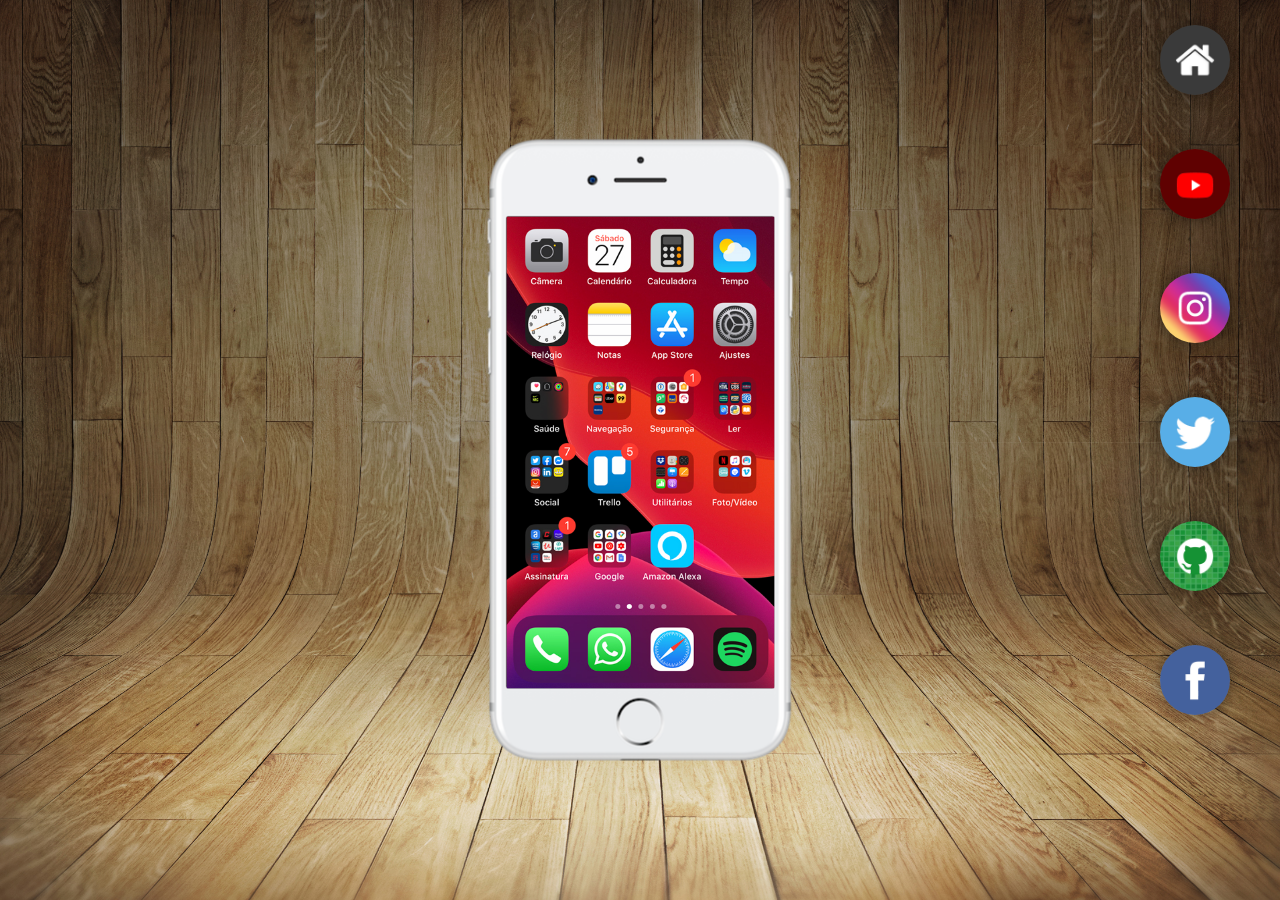
<file: index.html>
<!DOCTYPE html>
<html lang="en">
<head>
    <meta charset="UTF-8">
    <meta http-equiv="X-UA-Compatible" content="IE=edge">
    <meta name="viewport" content="width=device-width, initial-scale=1.0">
    <title>Projeto Redes Sociais</title>
    <link rel="shortcut icon" href="favicon.ico" type="image/x-icon">
    <link rel="stylesheet" href="estilos/style.css">
</head>
<body>
    <main>
        <section id="telefone">
            <iframe src="home.html" name="tela"   id="tela" frameborder="0"><p class="erro">[Seu navegador não é compaível com esse conteúdo :/]</p></iframe>
        </section>

        <section id="redes-sociais">
            <a href="home.html" target="tela"><img src="imagens/logo-home.jpg" alt="Home"></a> 
            <br>
            <a href="youtube.html" target="tela"><img src="imagens/logo-youtube.jpg" alt="YouTube"></a> 
            <br>
            <a href="instagram.html" target="tela"><img src="imagens/logo-instagram.jpg" alt="Instagram"></a> 
            <br>        
            <a href="twitter.html" target="tela"><img src="imagens/logo-twitter.jpg" alt="Twitter"></a> 
            <br>
            <a href="github.html" target="tela"><img src="imagens/logo-github.jpg" alt="GitHub"></a> 
            <br>
            <a href="facebook.html" target="tela"><img src="imagens/logo-facebook.jpg" alt="Facebook"></a>
        </section>
    </main>
</body>
</html>
</file>
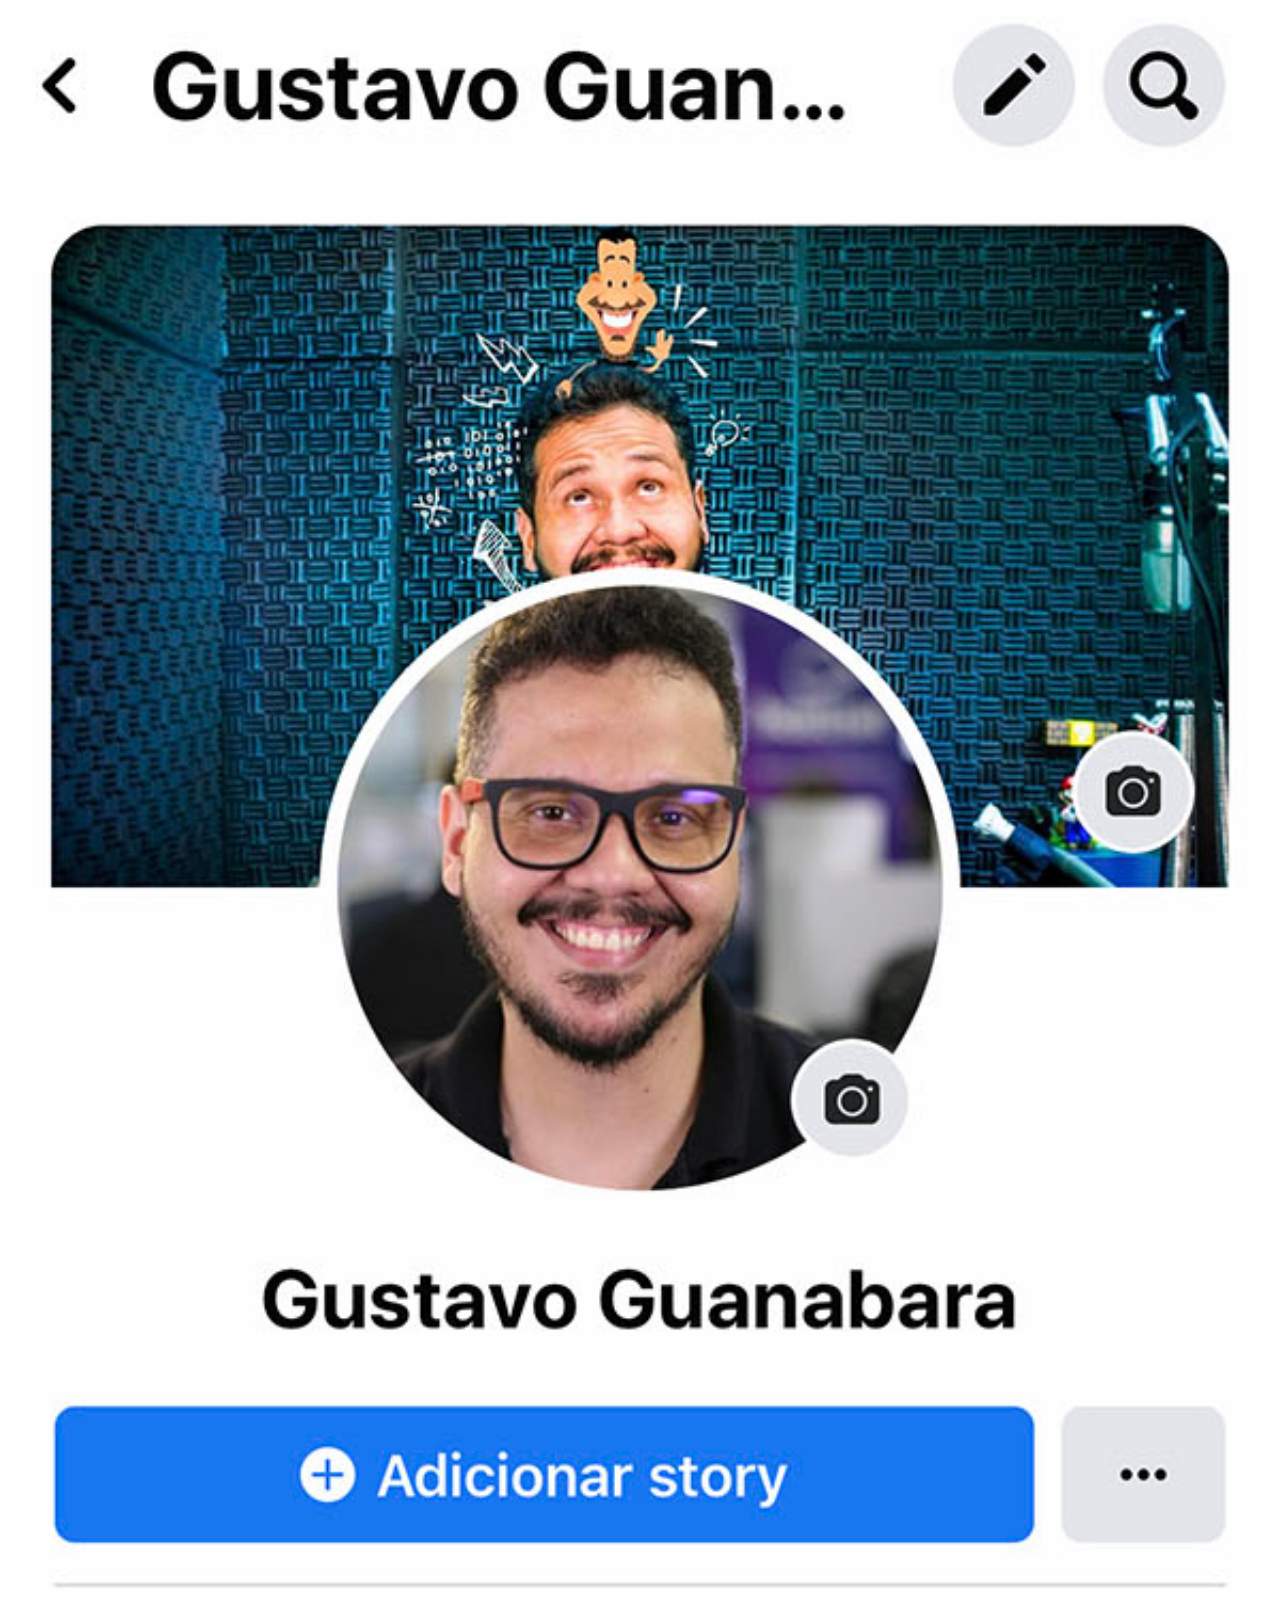
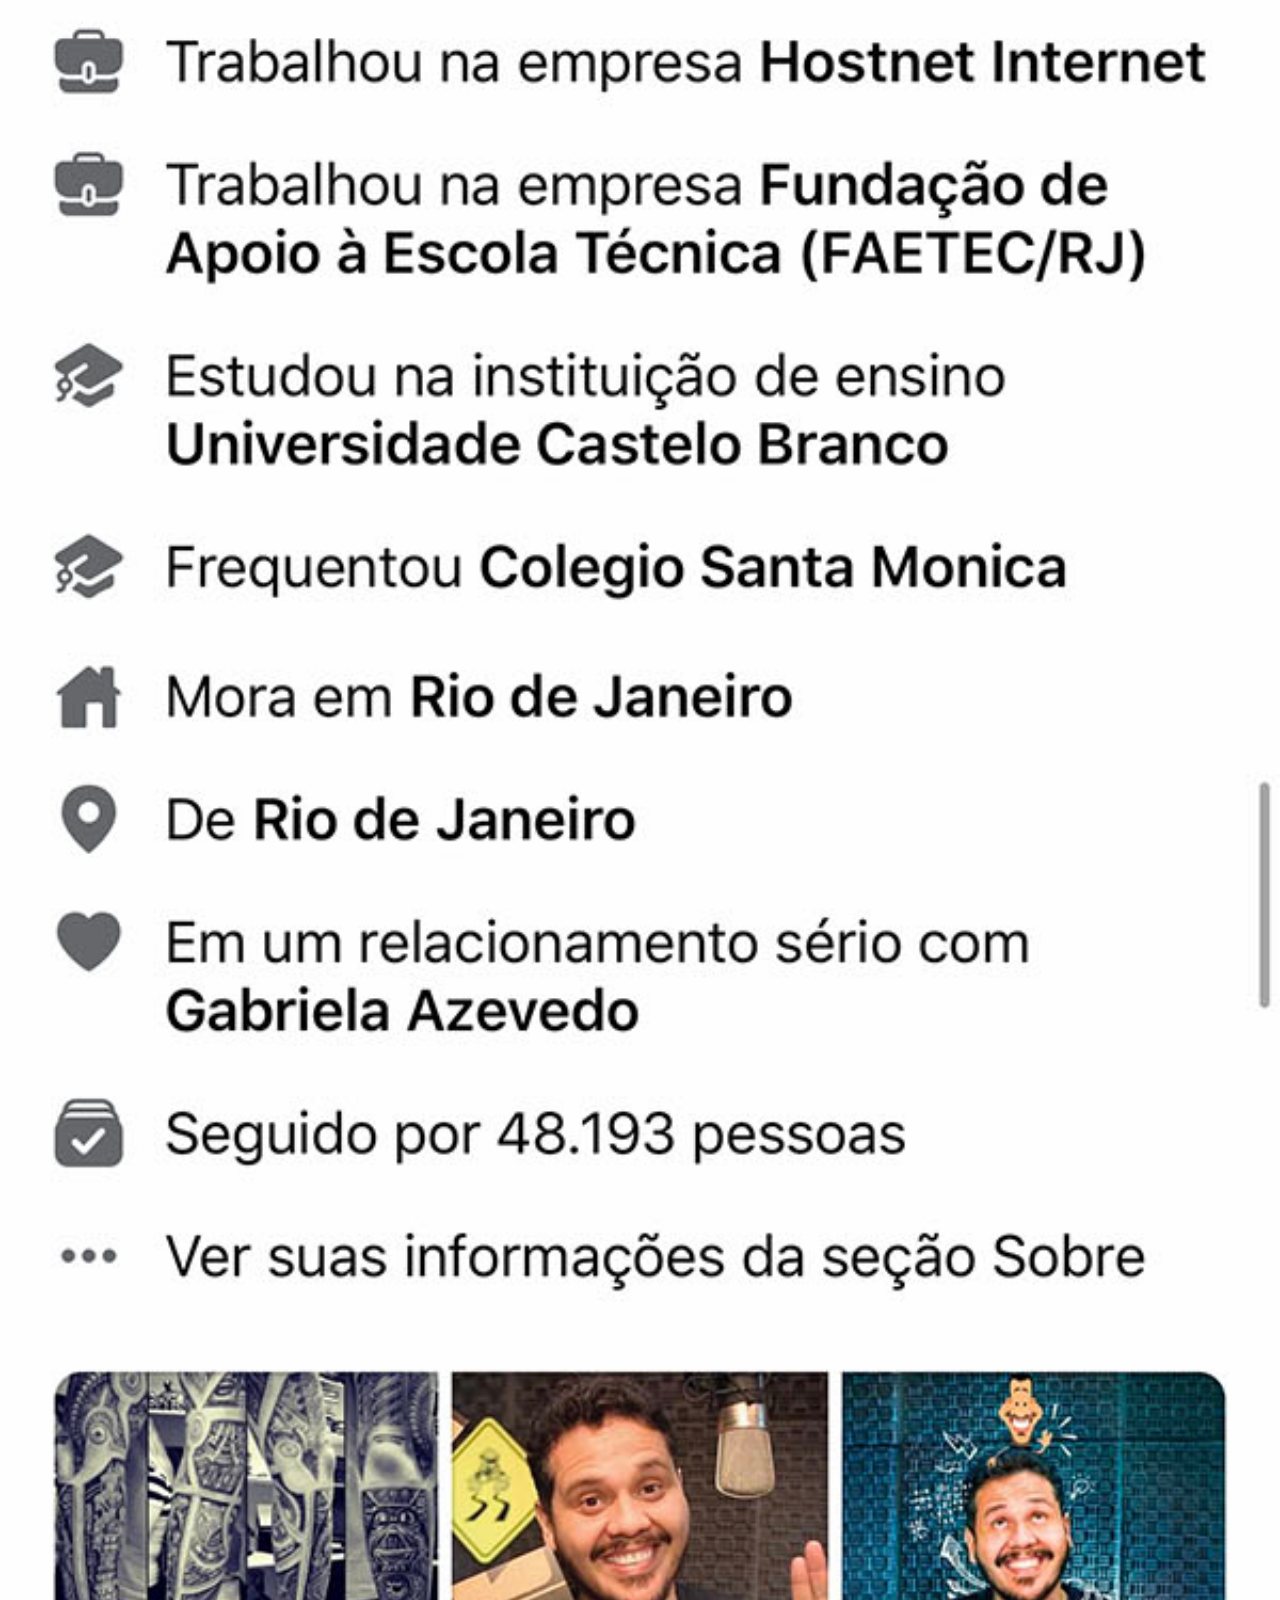
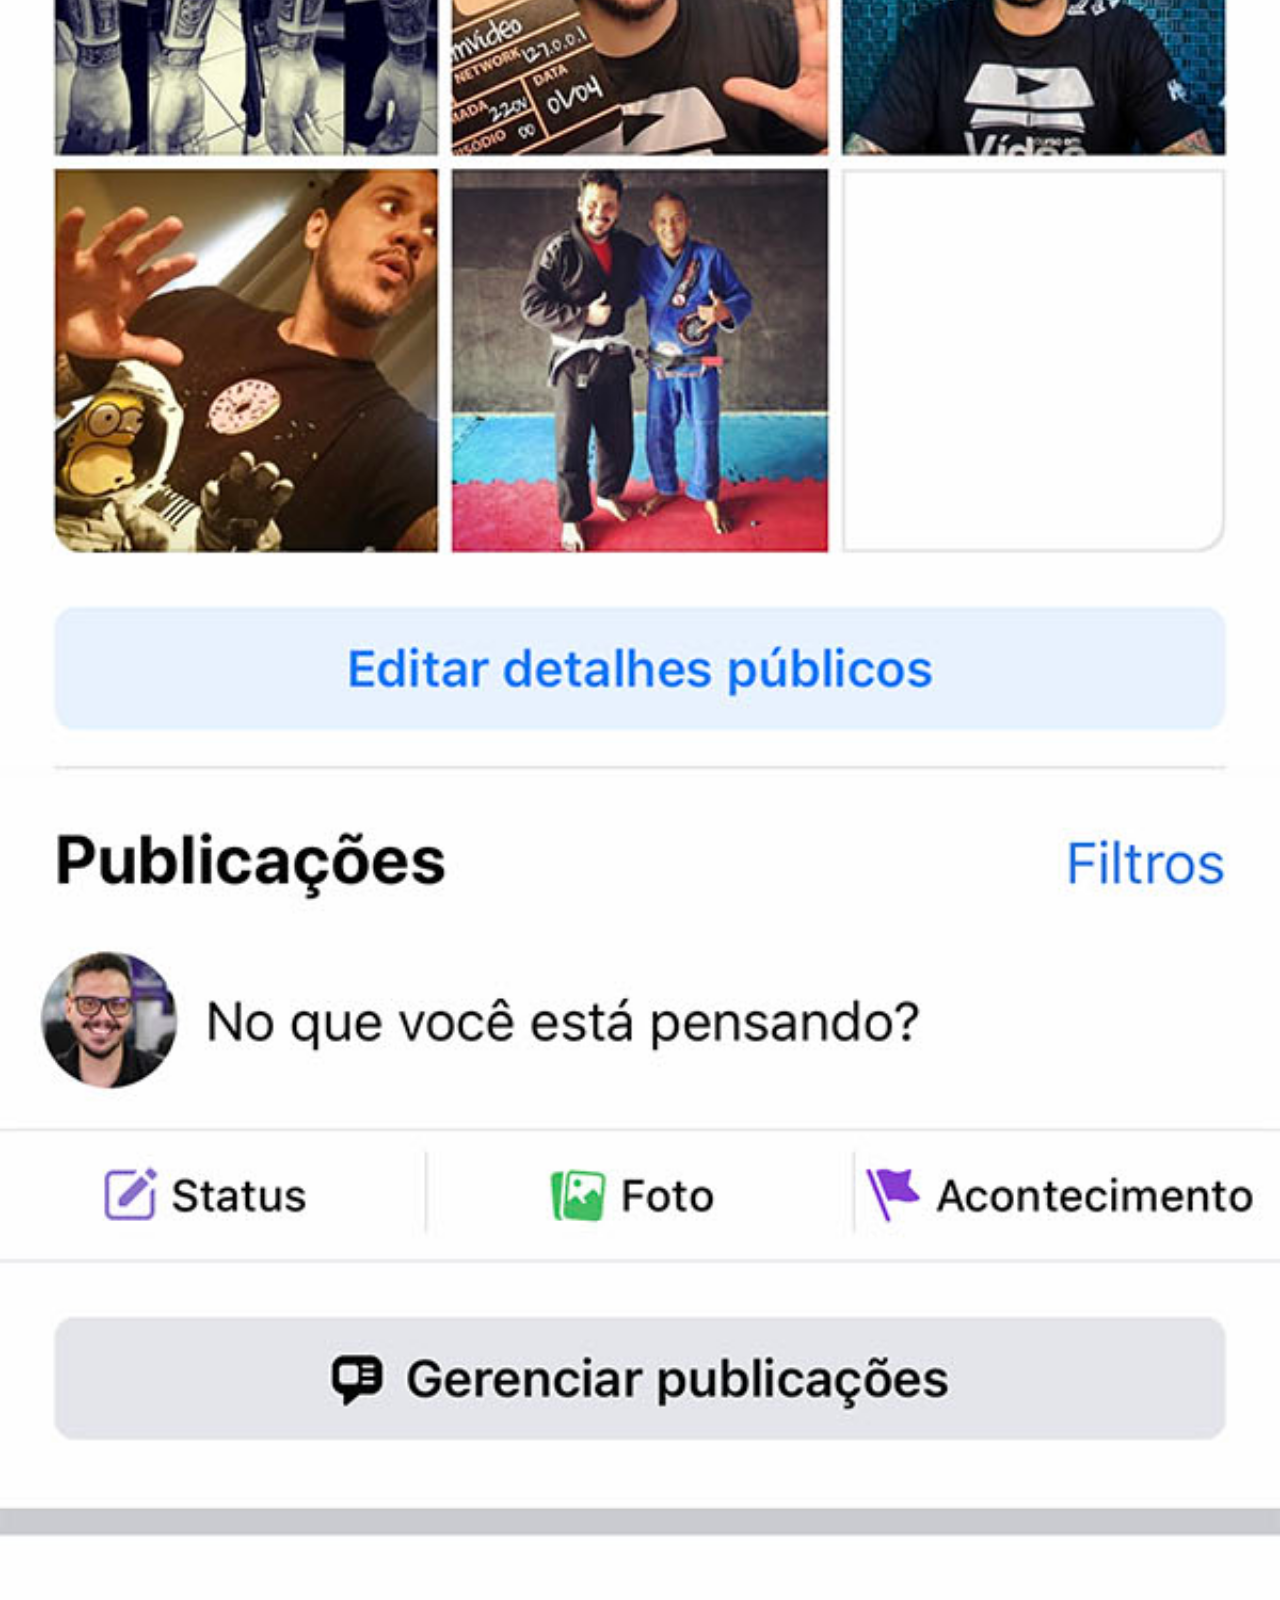
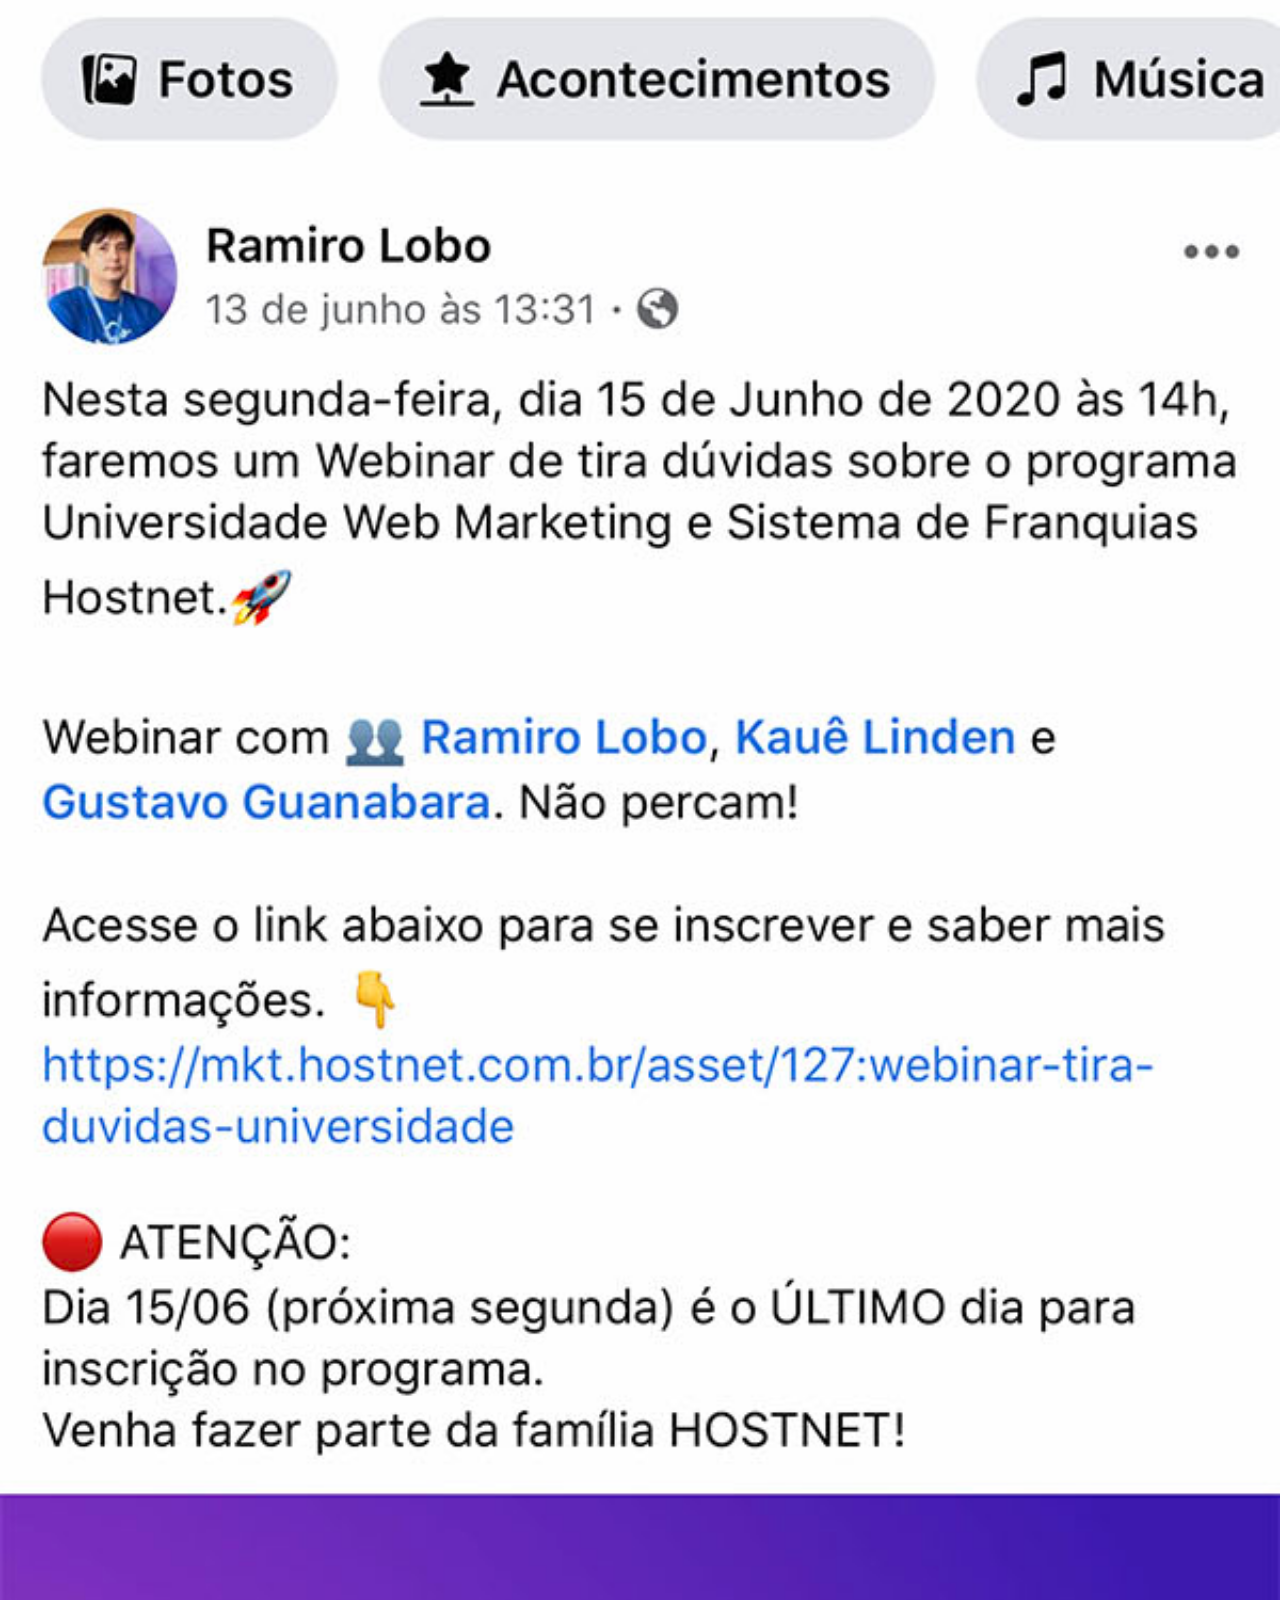
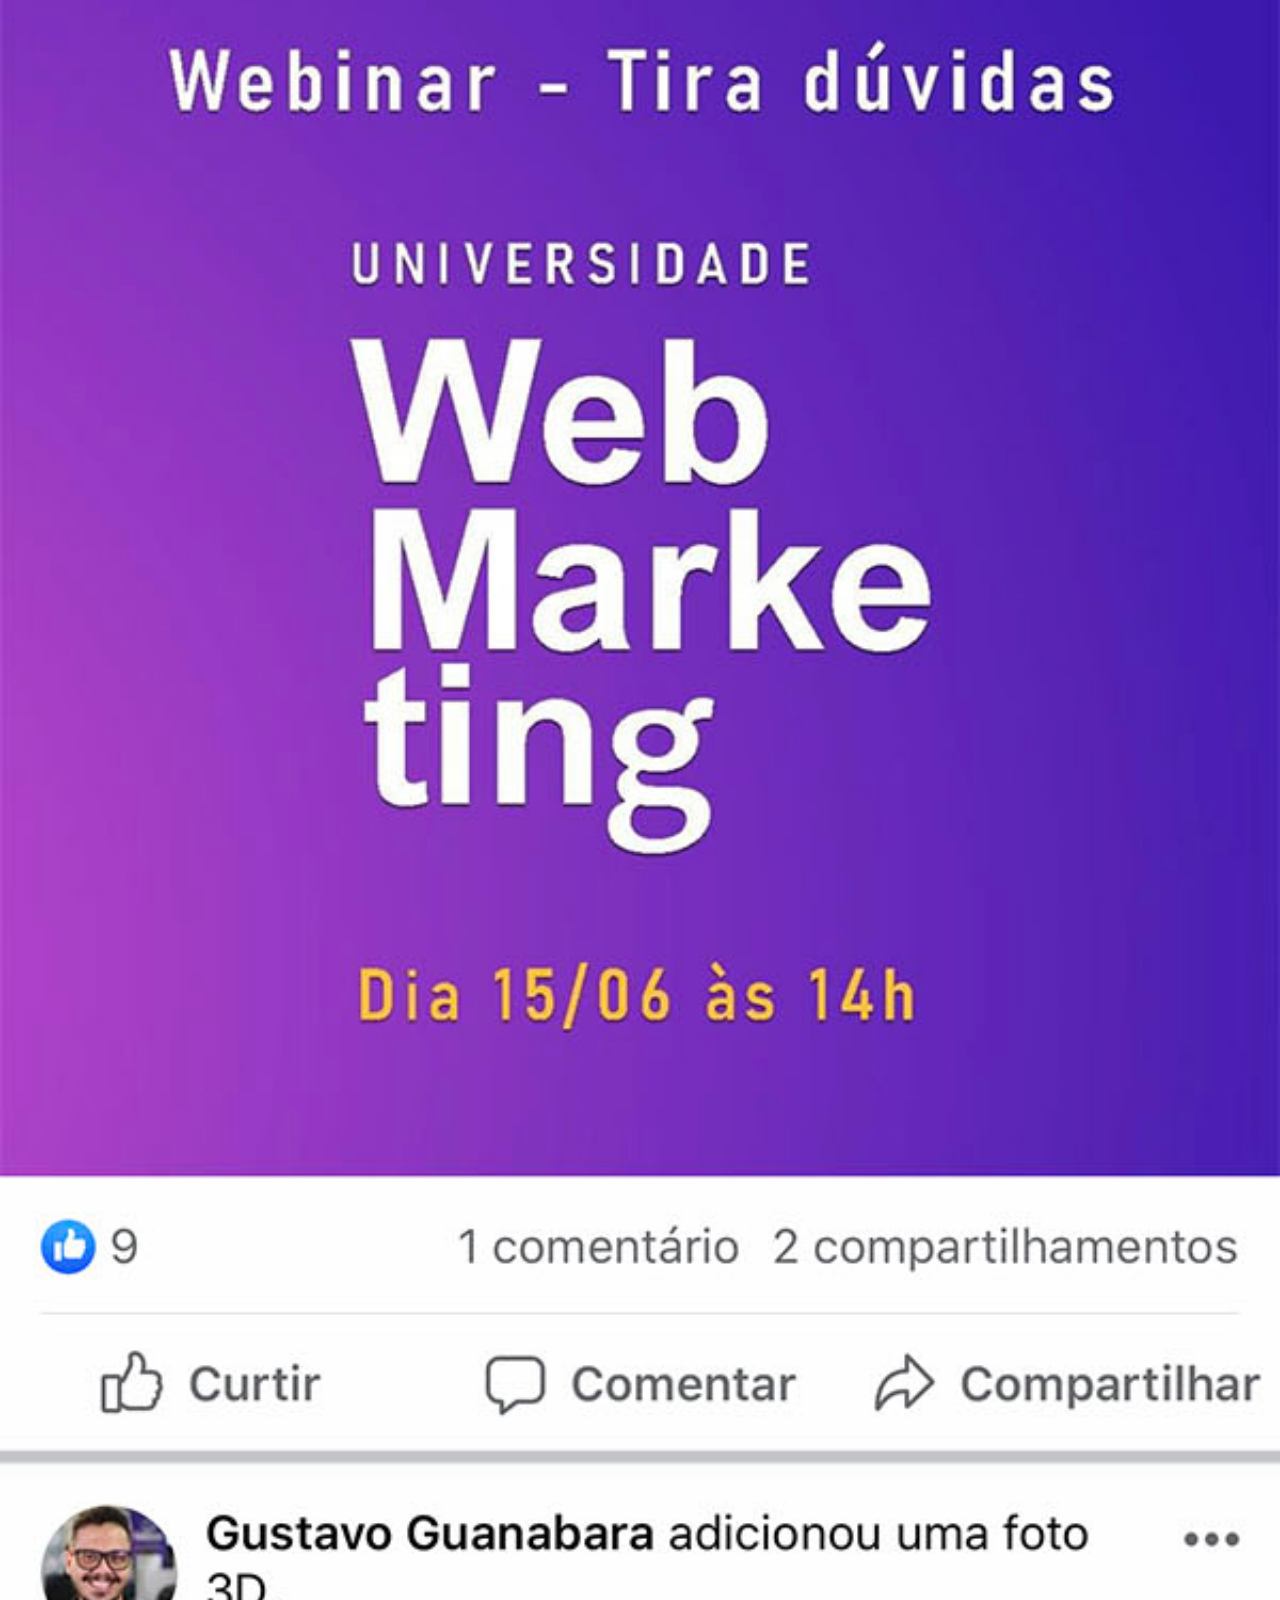
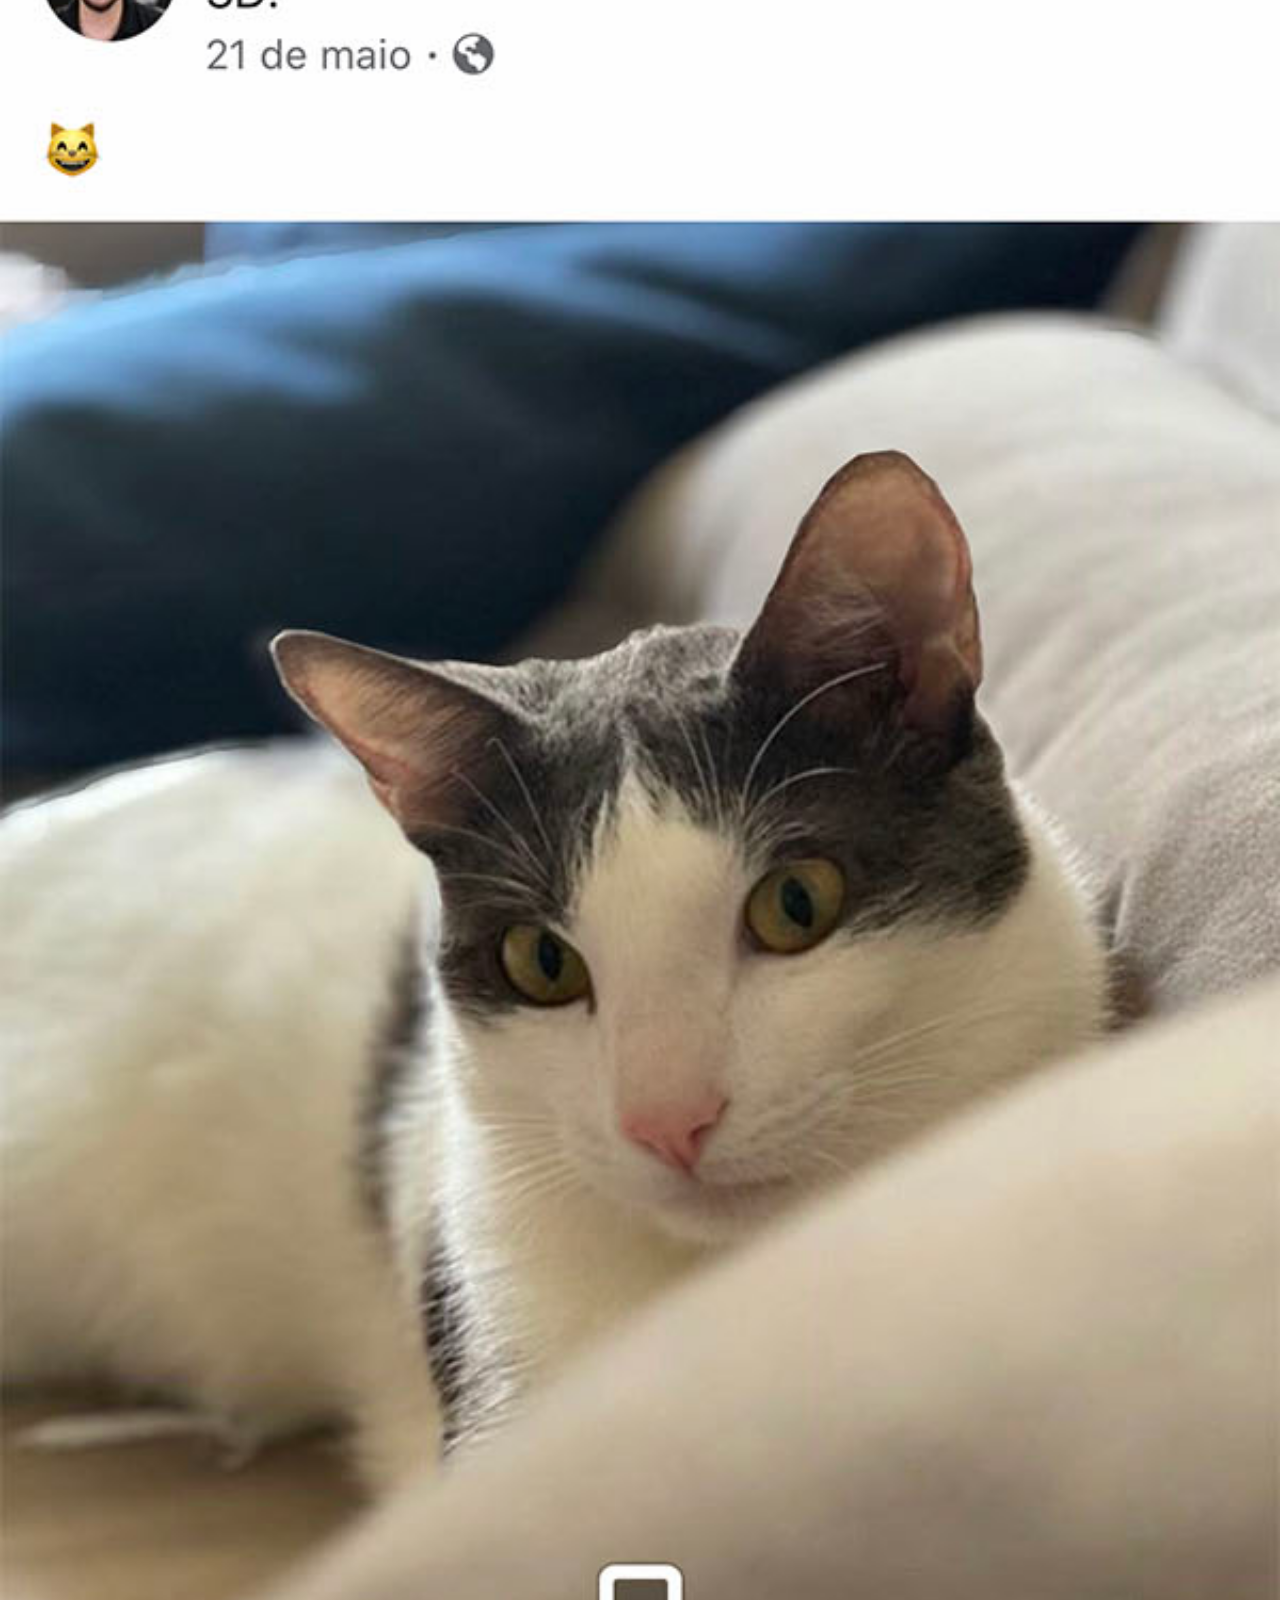
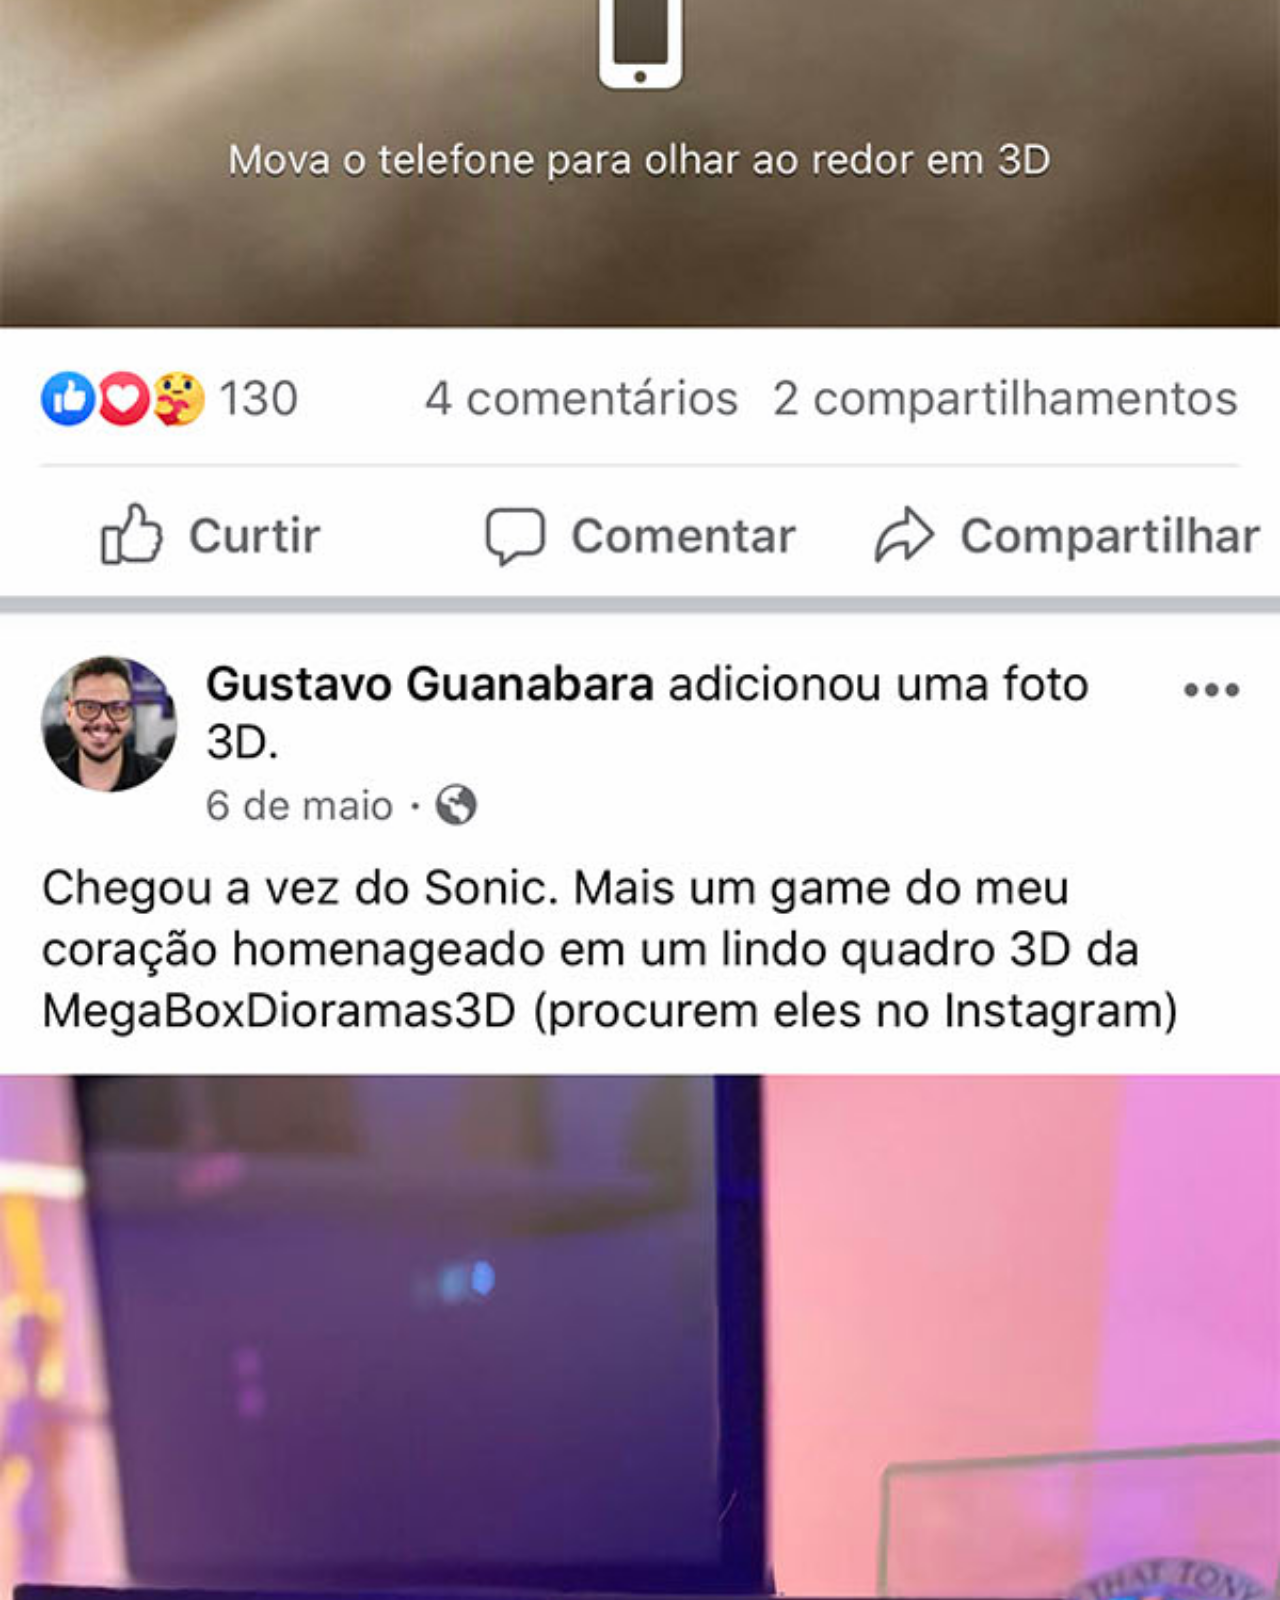
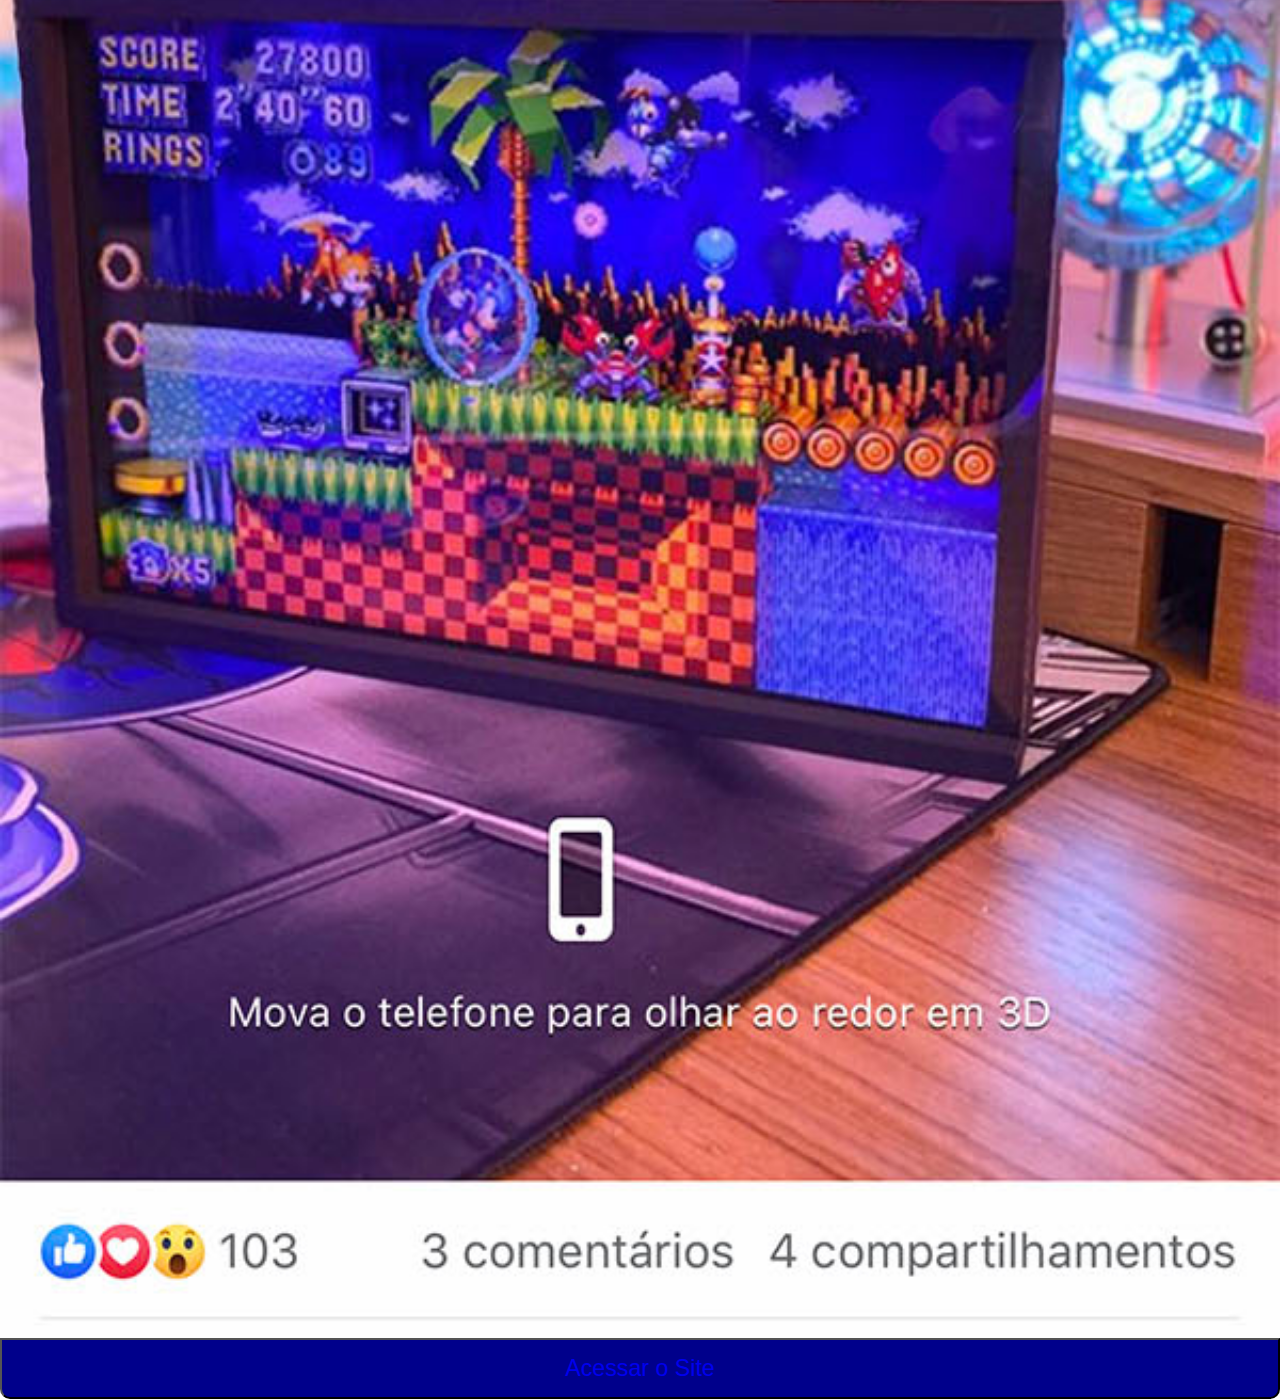
<file: facebook.html>
<!DOCTYPE html>
<html lang="pt-br">
<head>
    <meta charset="UTF-8">
    <meta http-equiv="X-UA-Compatible" content="IE=edge">
    <meta name="viewport" content="width=device-width, initial-scale=1.0">
    <title>Facebook</title>
    <link rel="stylesheet" href="estilos/stylepags.css">
</head>
<body>
    <img src="imagens/tela-facebook.jpg" alt="Facebook">
    <button id="site"><a href="https://facebook.com/cursoemvideo" target="_blank">Acessar o Site</a></button>
</body>
</html>
</file>
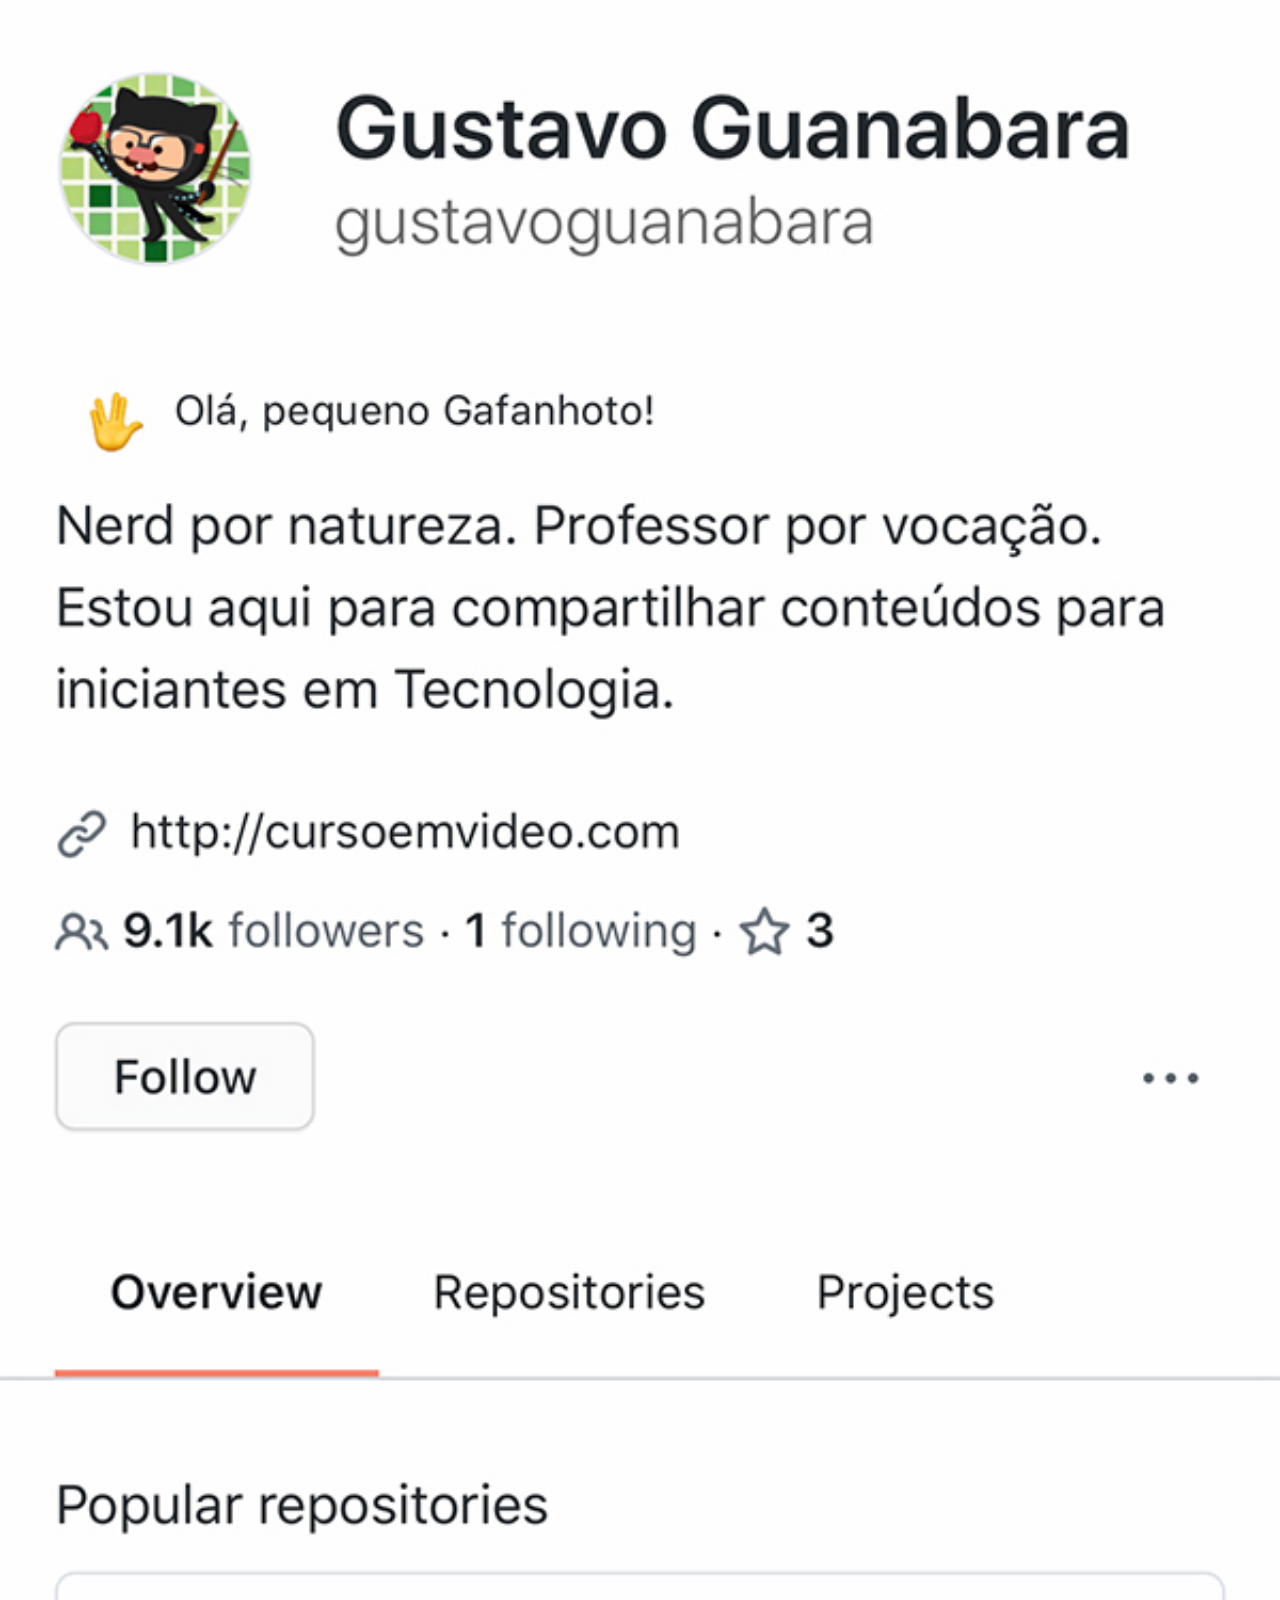
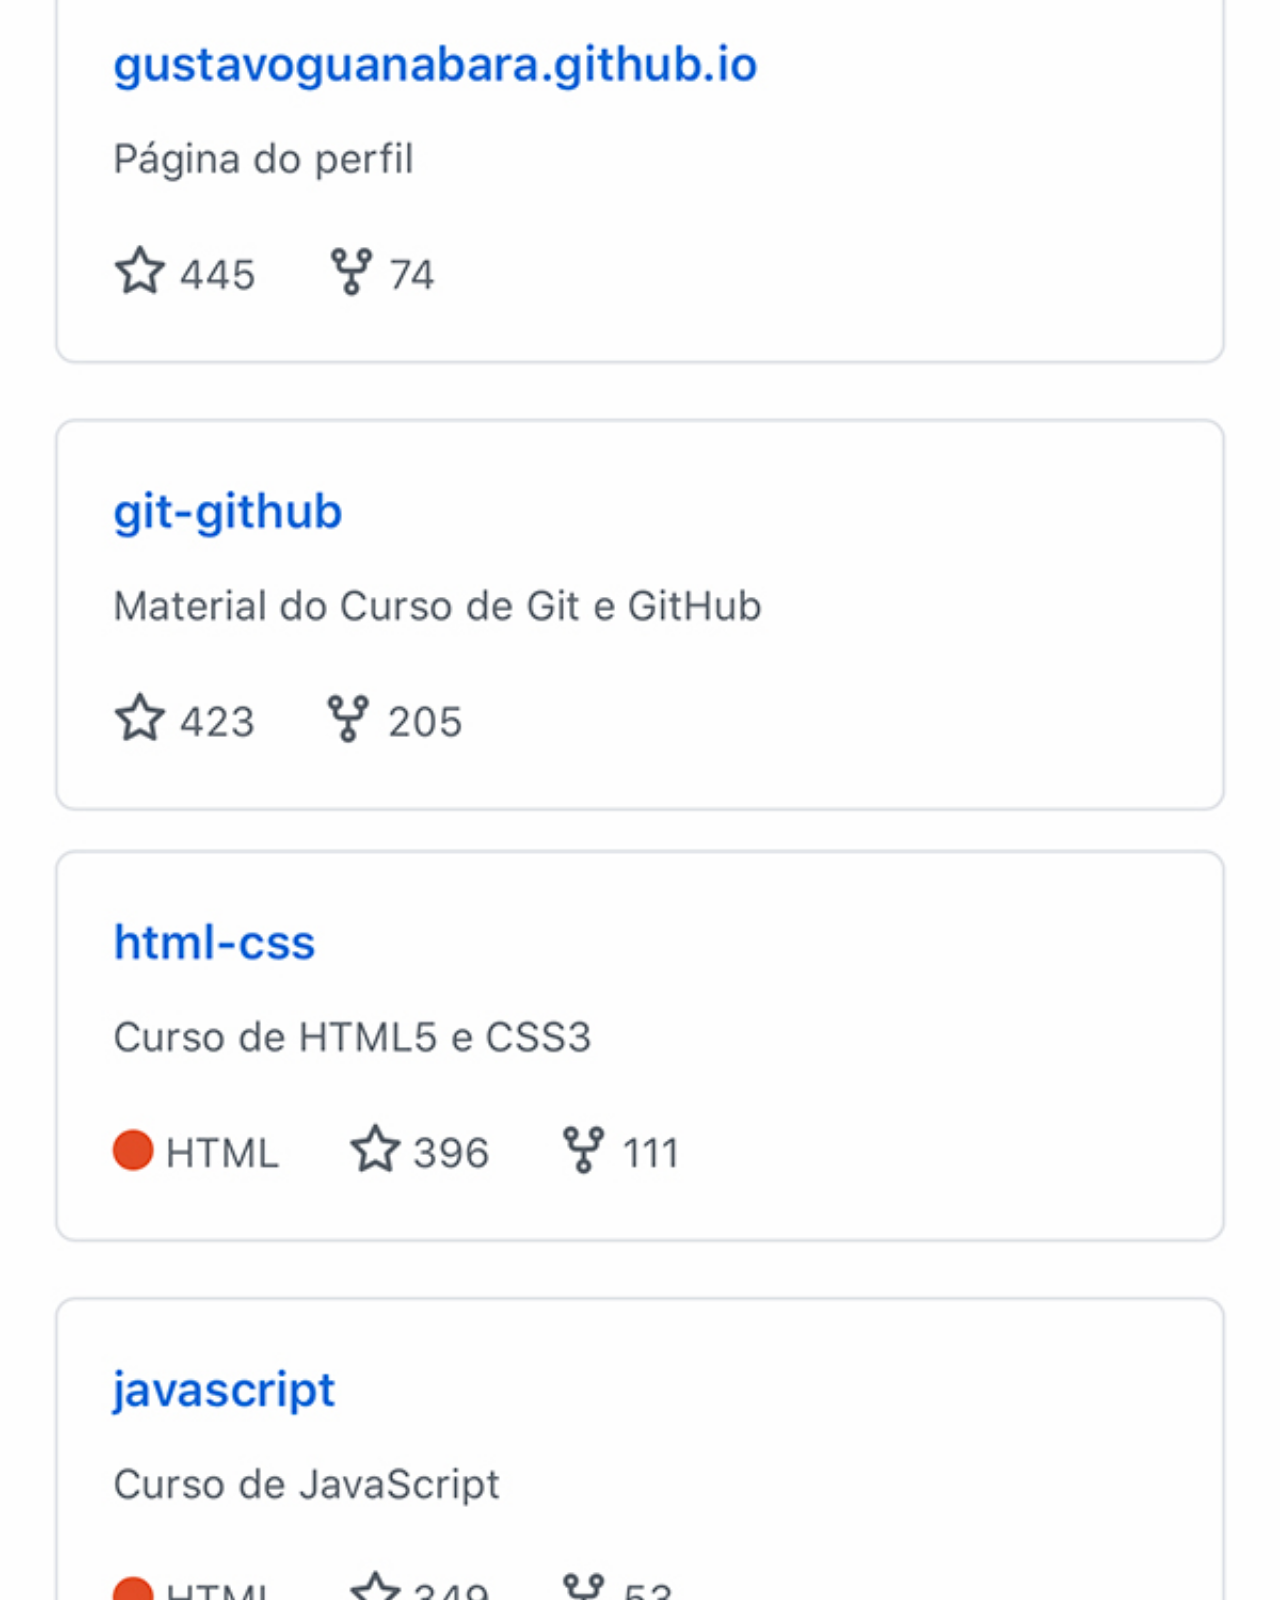
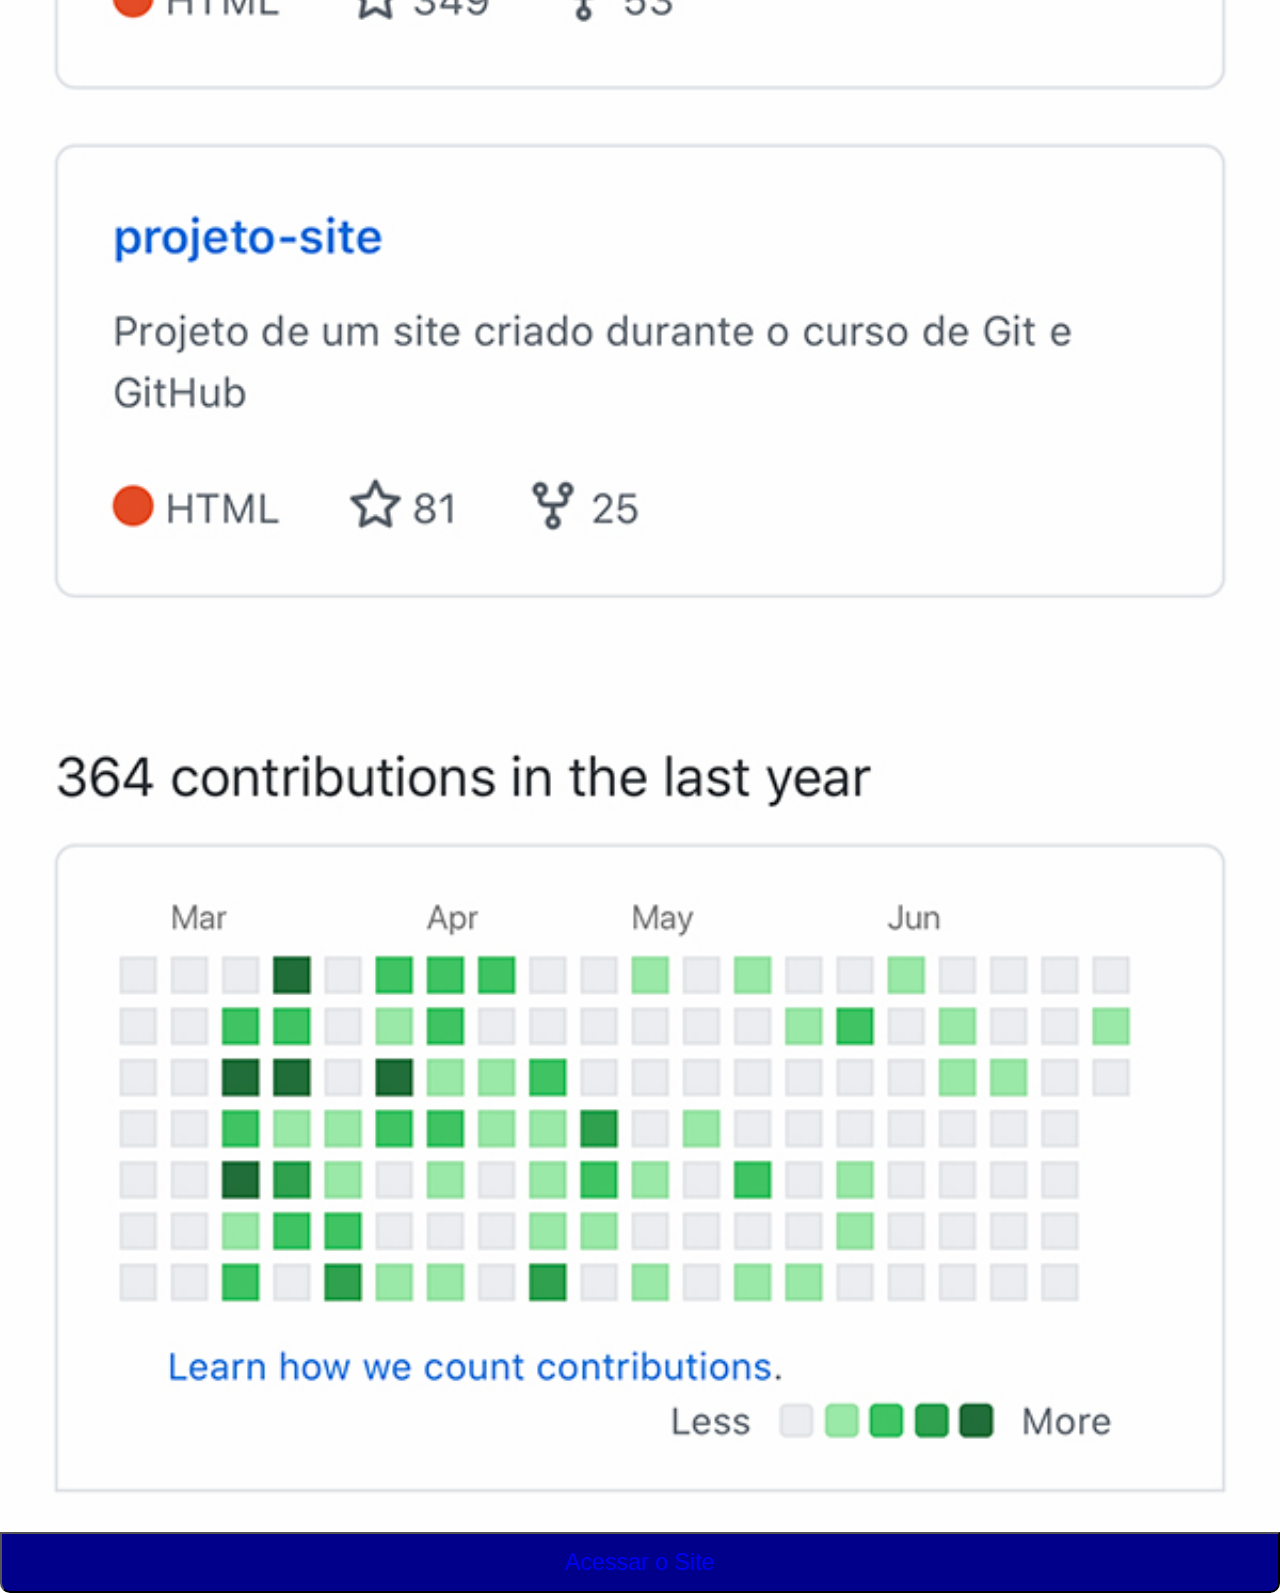
<file: github.html>
<!DOCTYPE html>
<html lang="pt-br">
<head>
    <meta charset="UTF-8">
    <meta http-equiv="X-UA-Compatible" content="IE=edge">
    <meta name="viewport" content="width=device-width, initial-scale=1.0">
    <title>GitHub</title>
    <link rel="stylesheet" href="estilos/stylepags.css">
</head>
<body>
    <img src="imagens/tela-github.jpg" alt="GitHub">
    <button id="site"><a href="https://github.com/cursoemvideo" target="_blank">Acessar o Site</a></button>
</body>
</html>
</file>
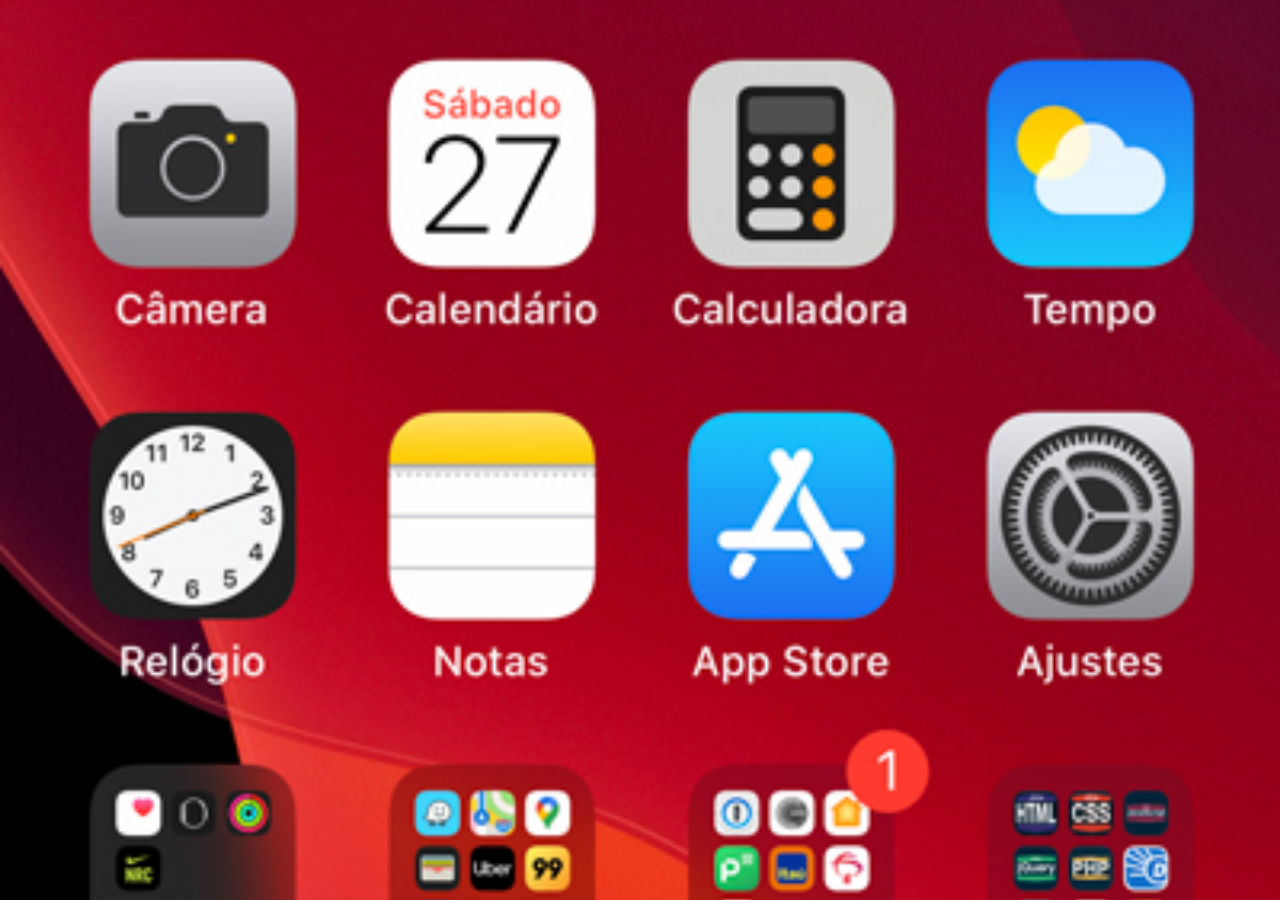
<file: home.html>
<!DOCTYPE html>
<html lang="pt-br">
<head>
    <meta charset="UTF-8">
    <meta http-equiv="X-UA-Compatible" content="IE=edge">
    <meta name="viewport" content="width=device-width, initial-scale=1.0">
    <title>home</title>
    <style>
        *{
            margin: 0px;
            padding: 0px;
        }
        body{
            width: 100vw;
            height: 100vh;

            background: url('imagens/tela-home.jpg') no-repeat top center;
            background-size: cover;
        }
    </style>
</head>
<body>
</body>
</html>
</file>
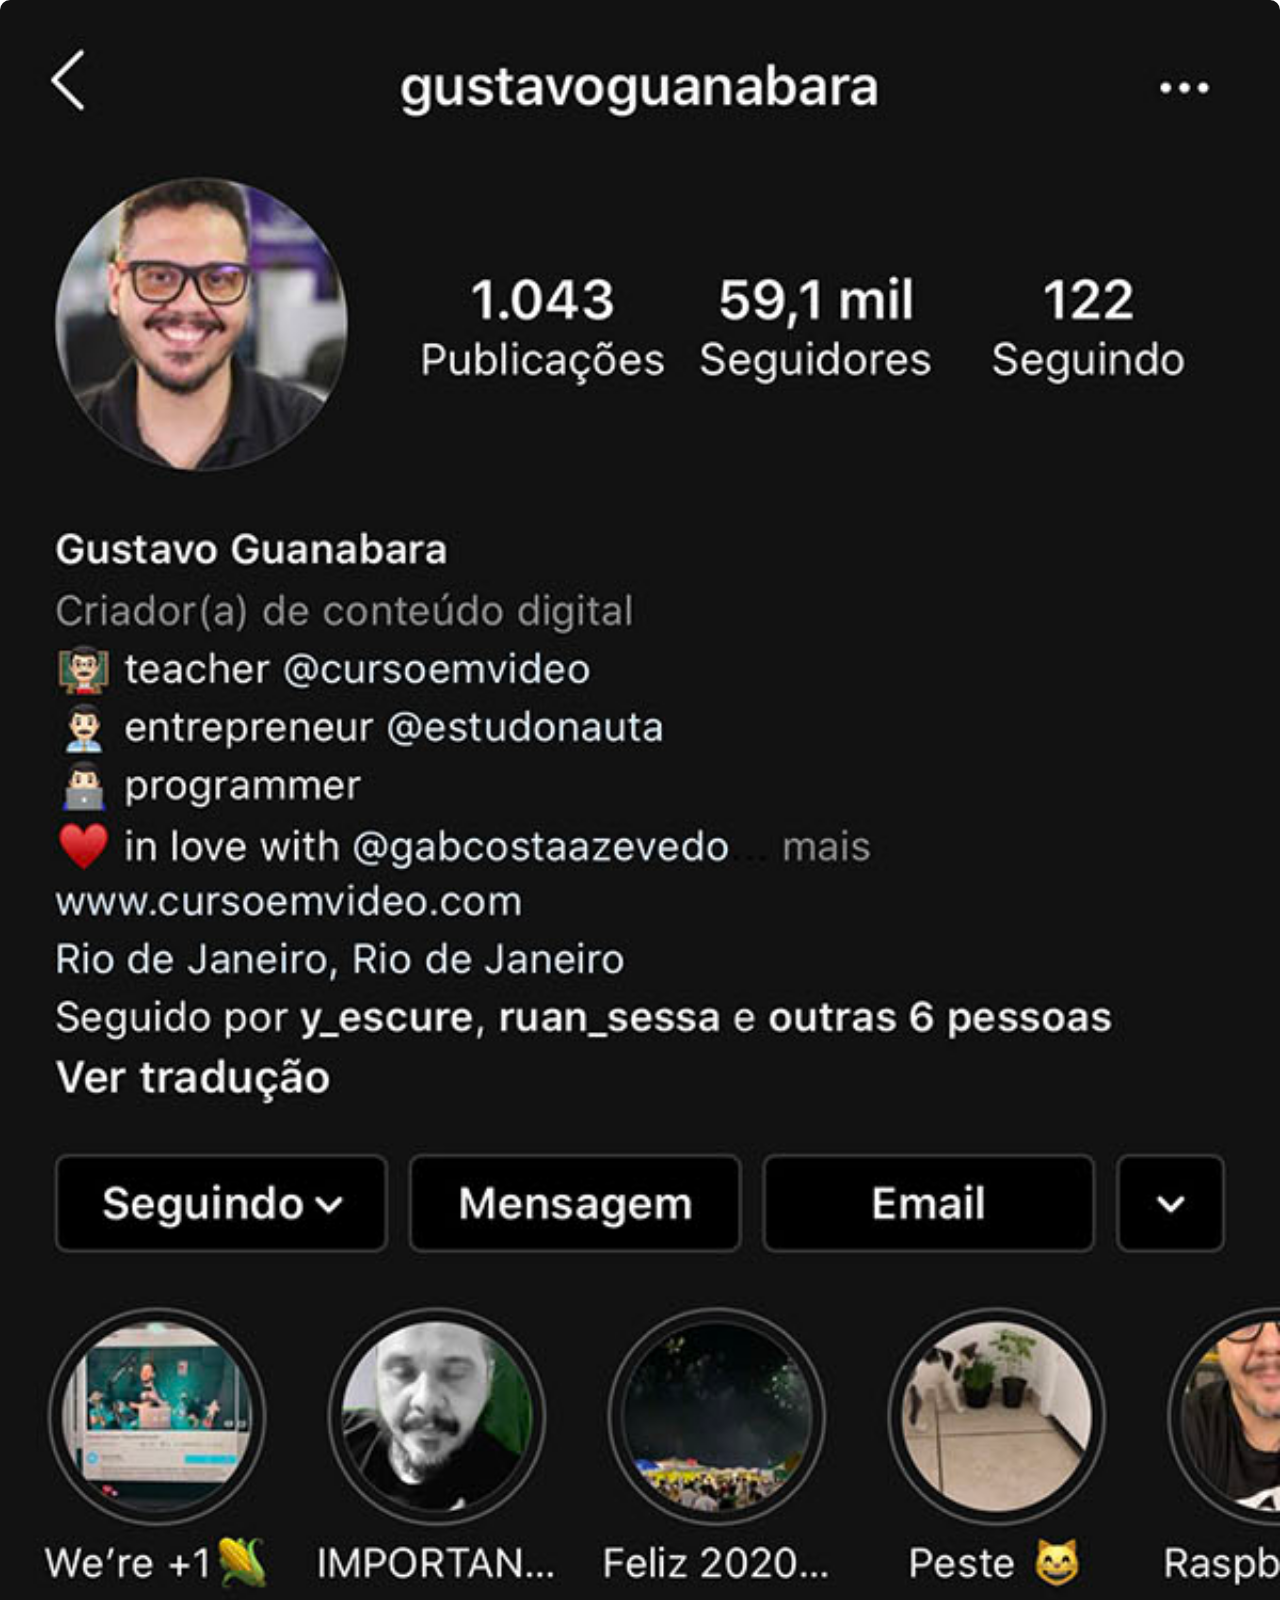
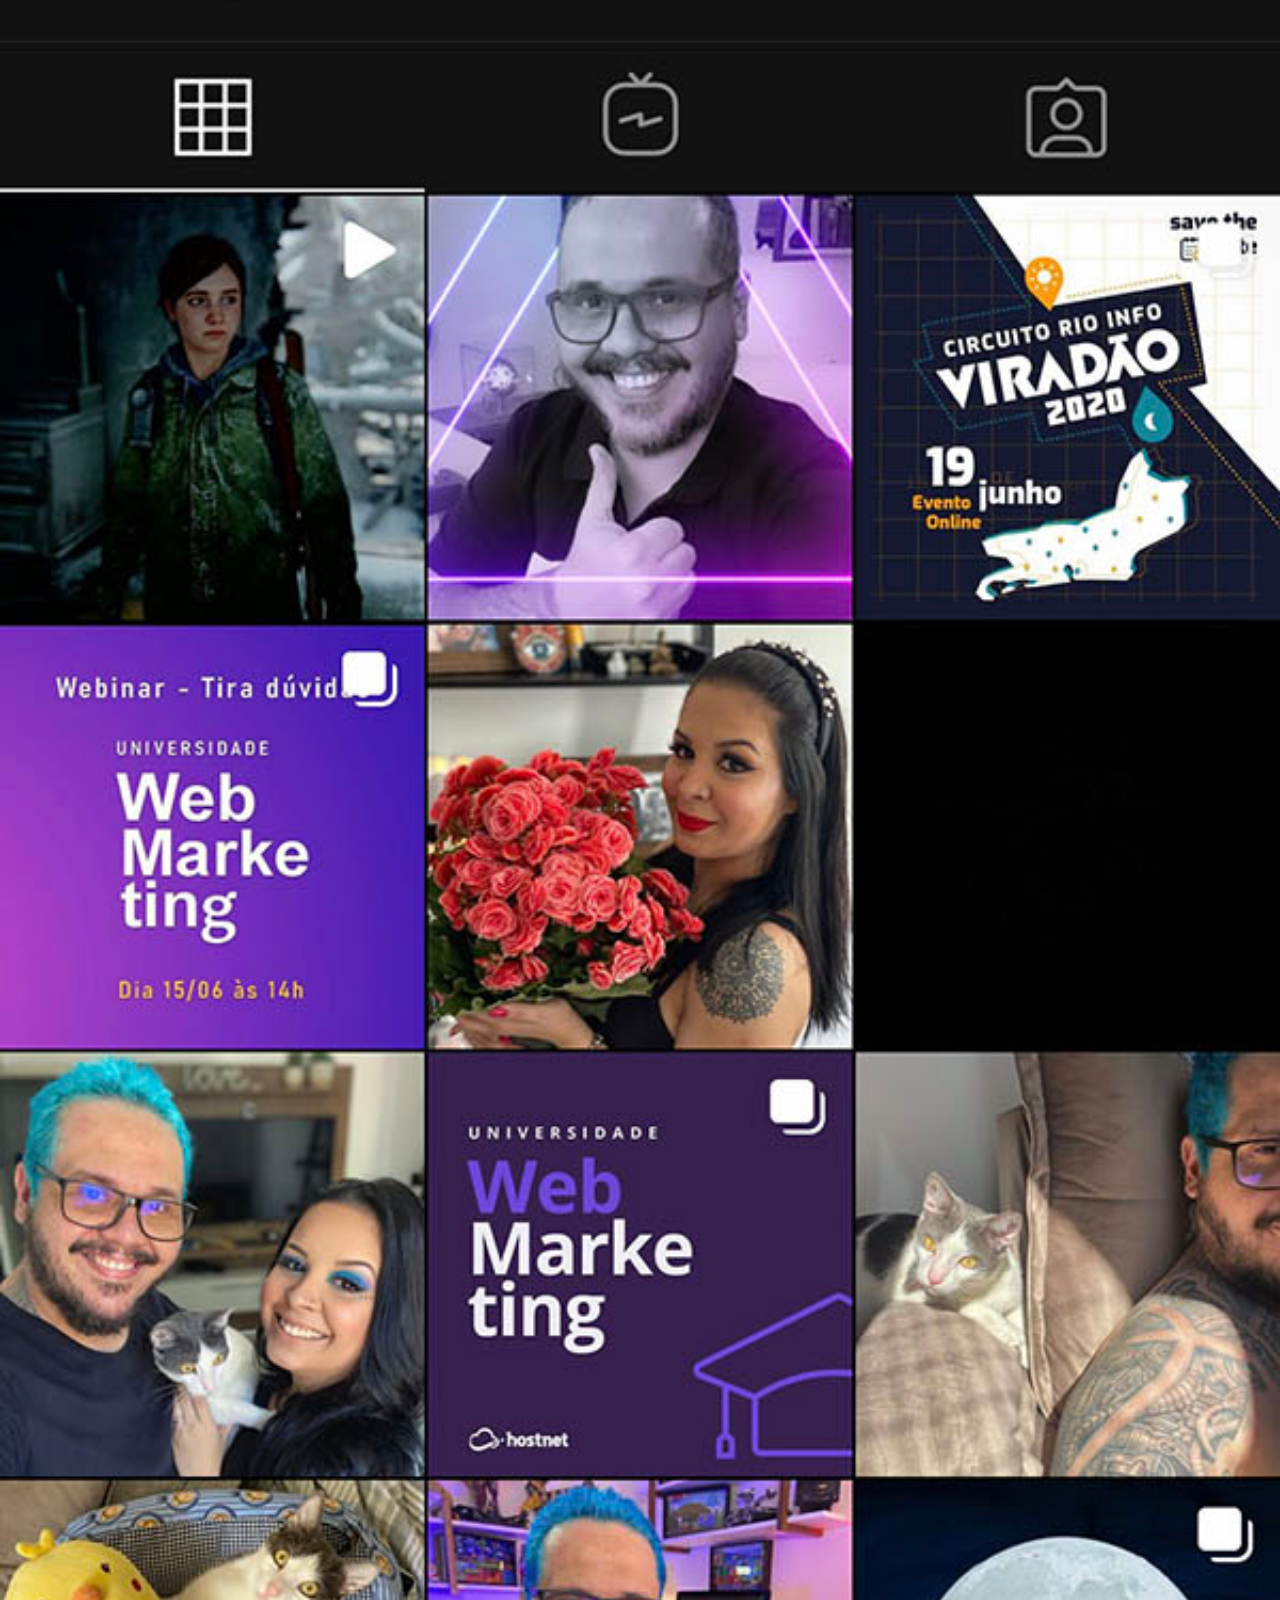
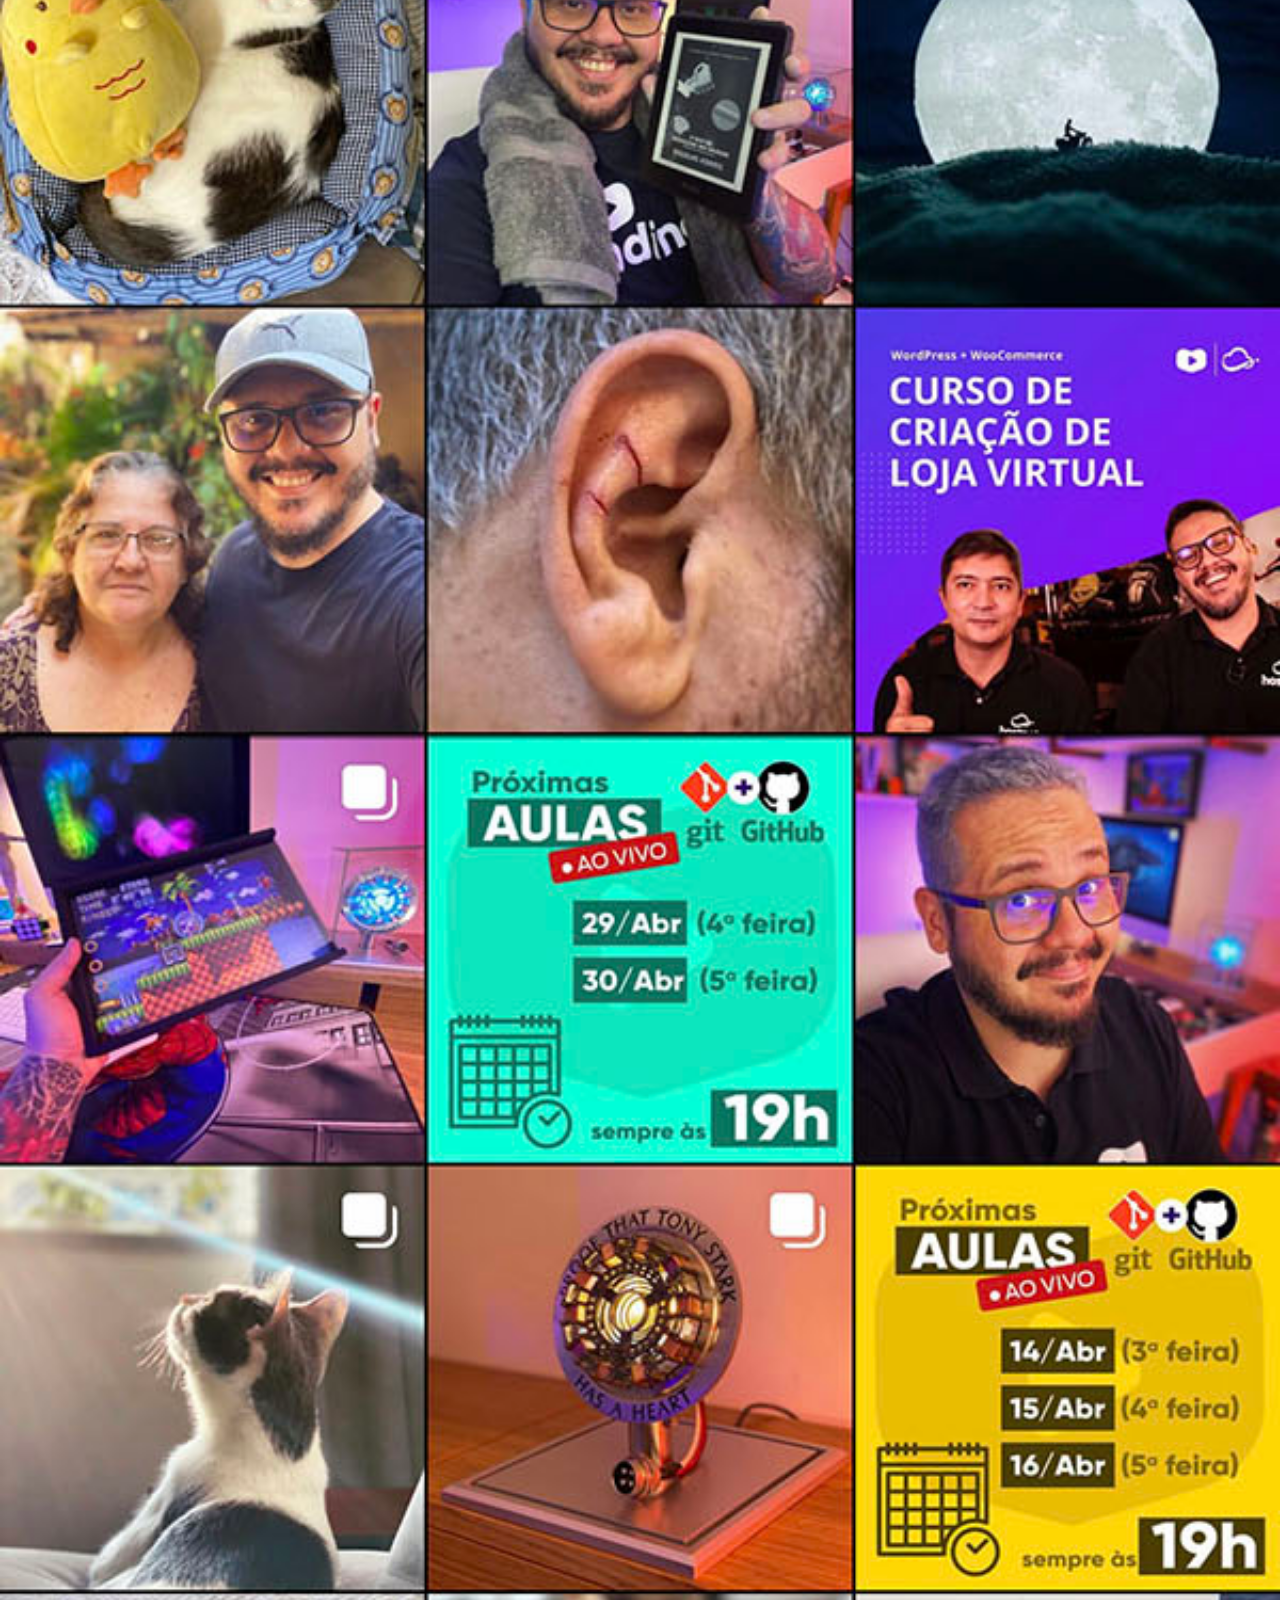
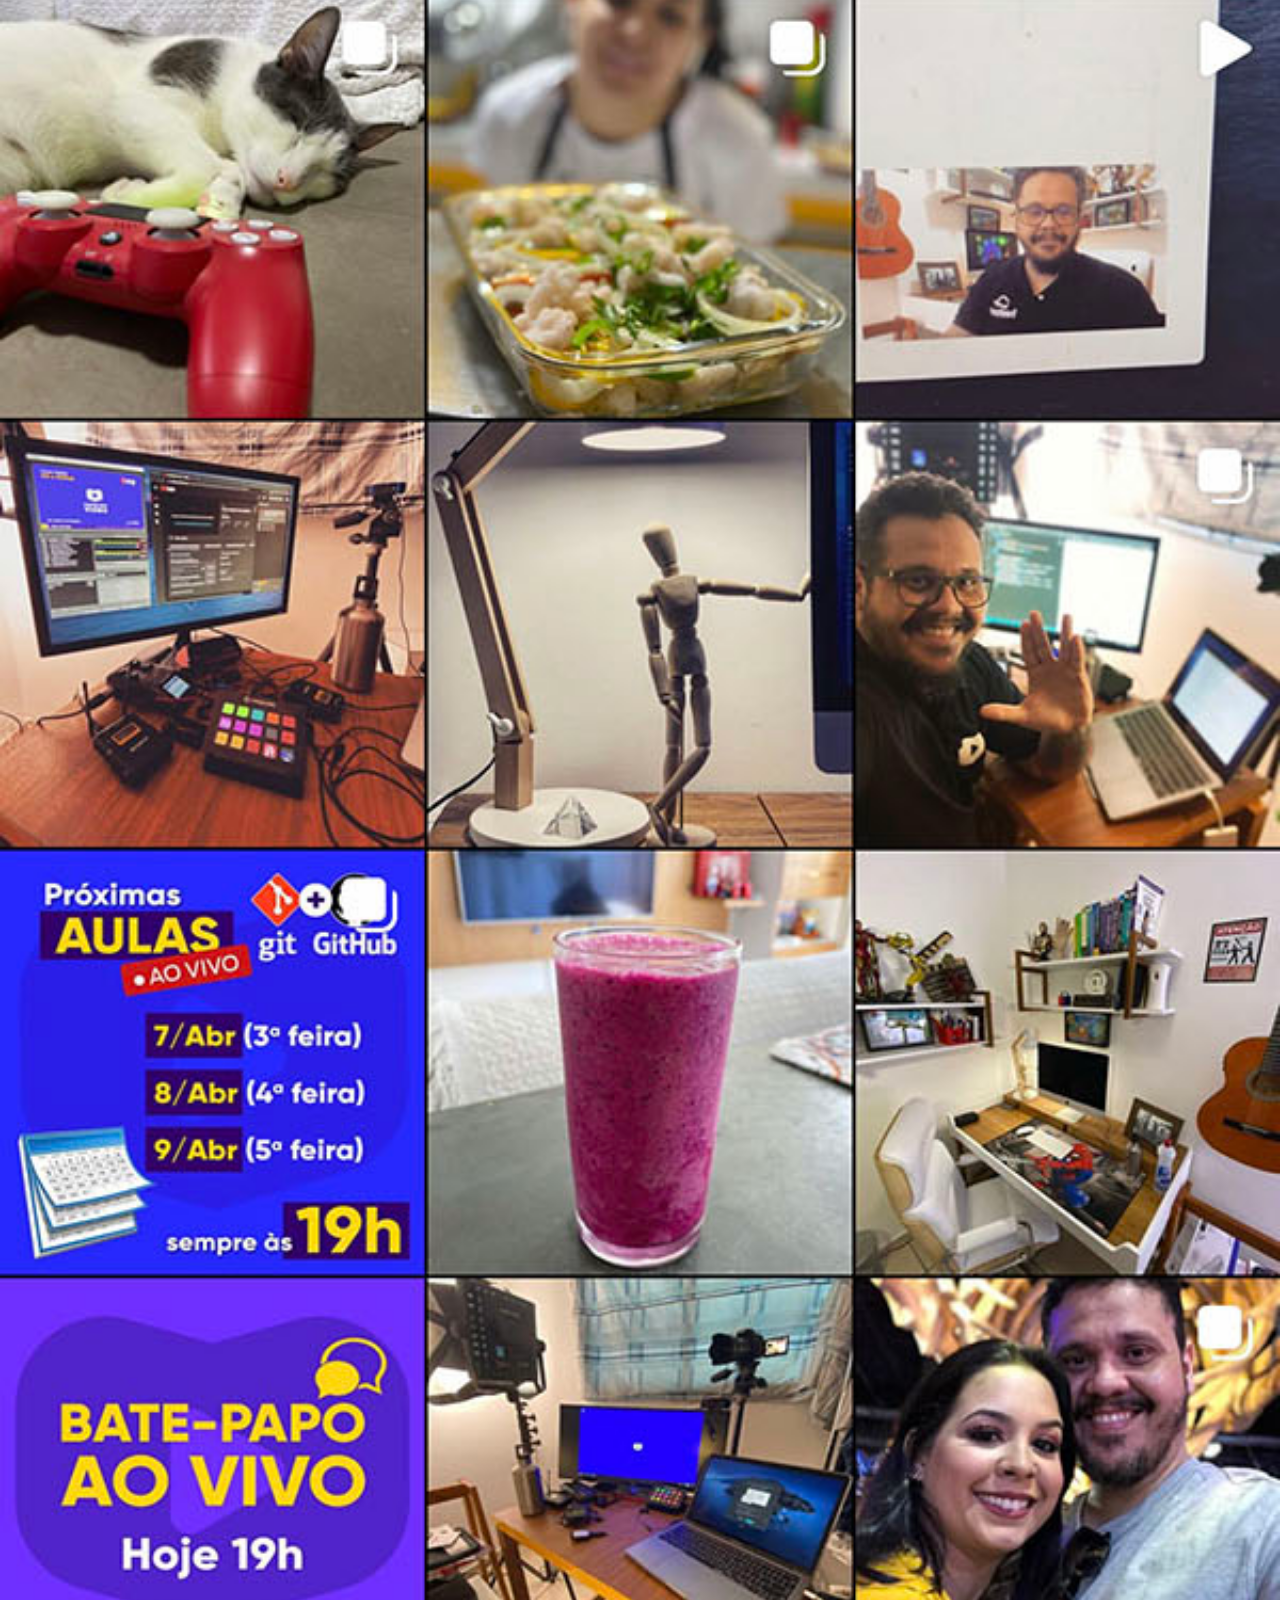
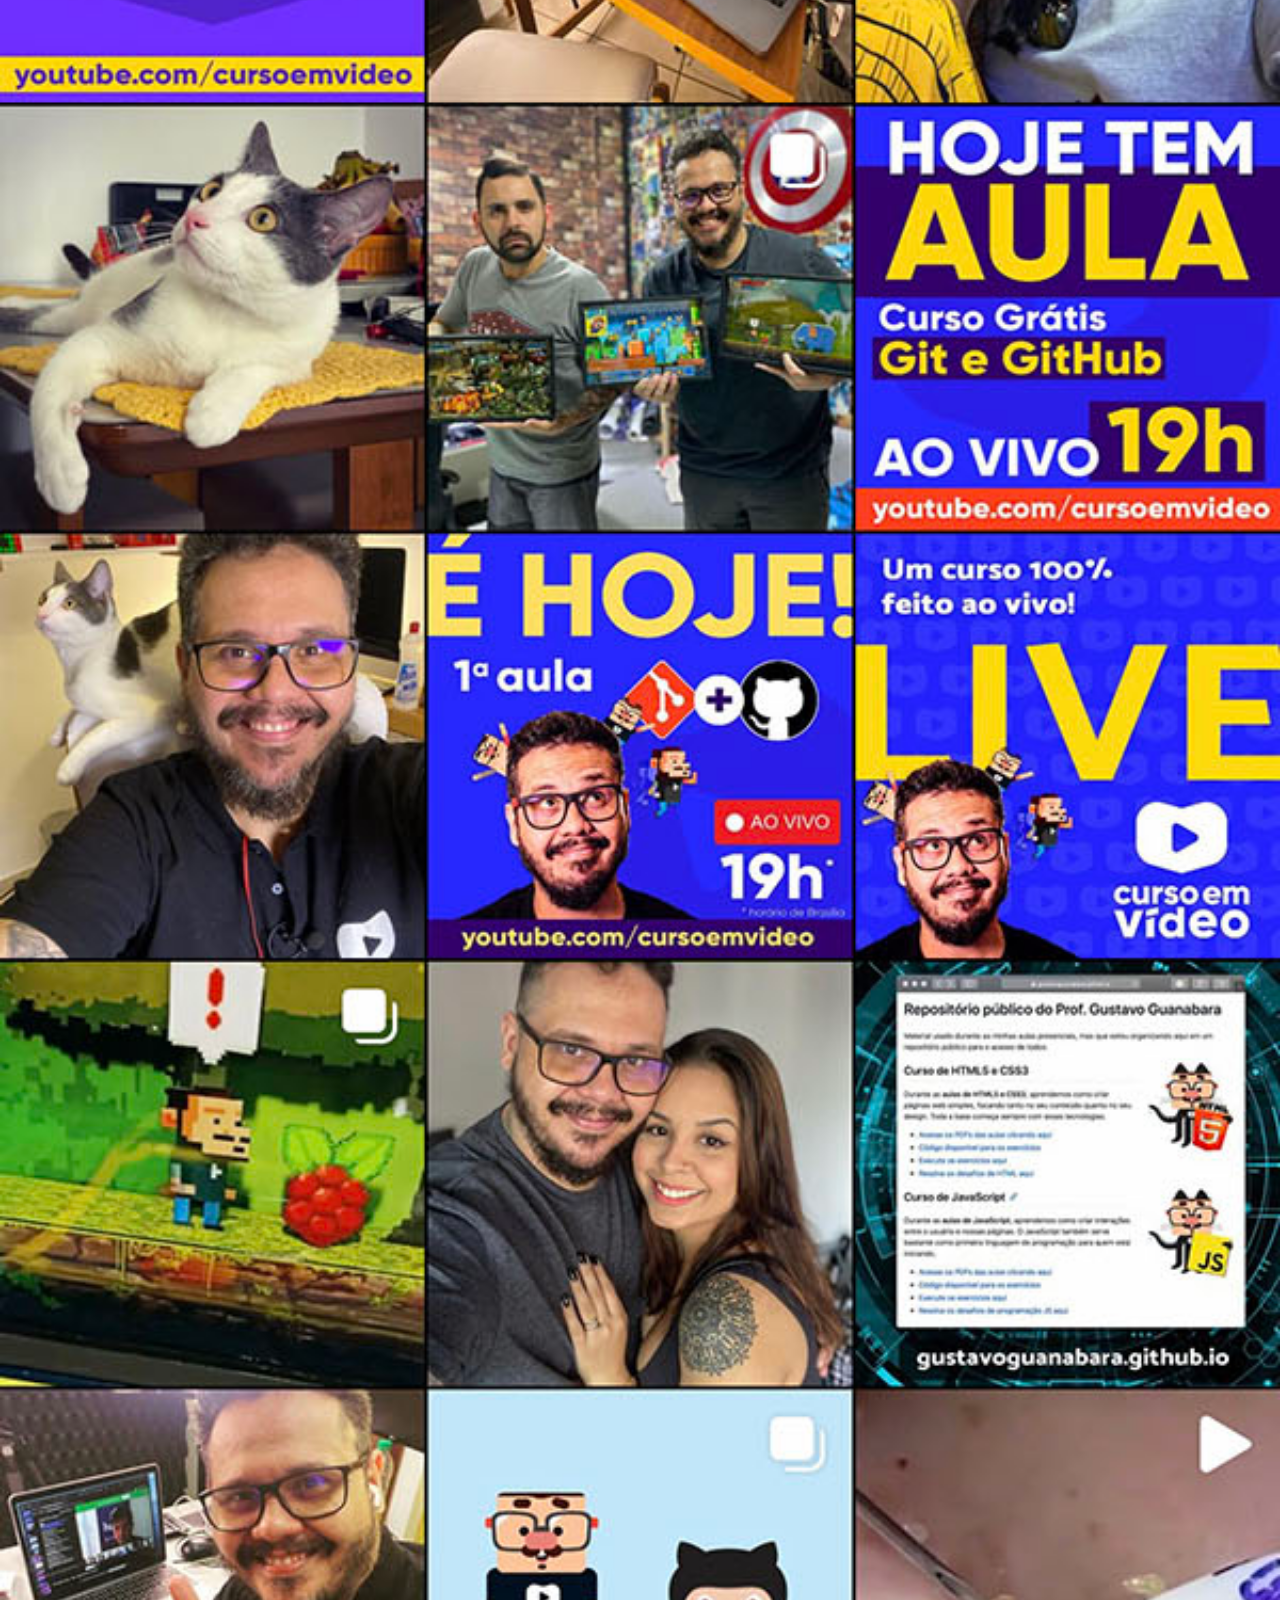
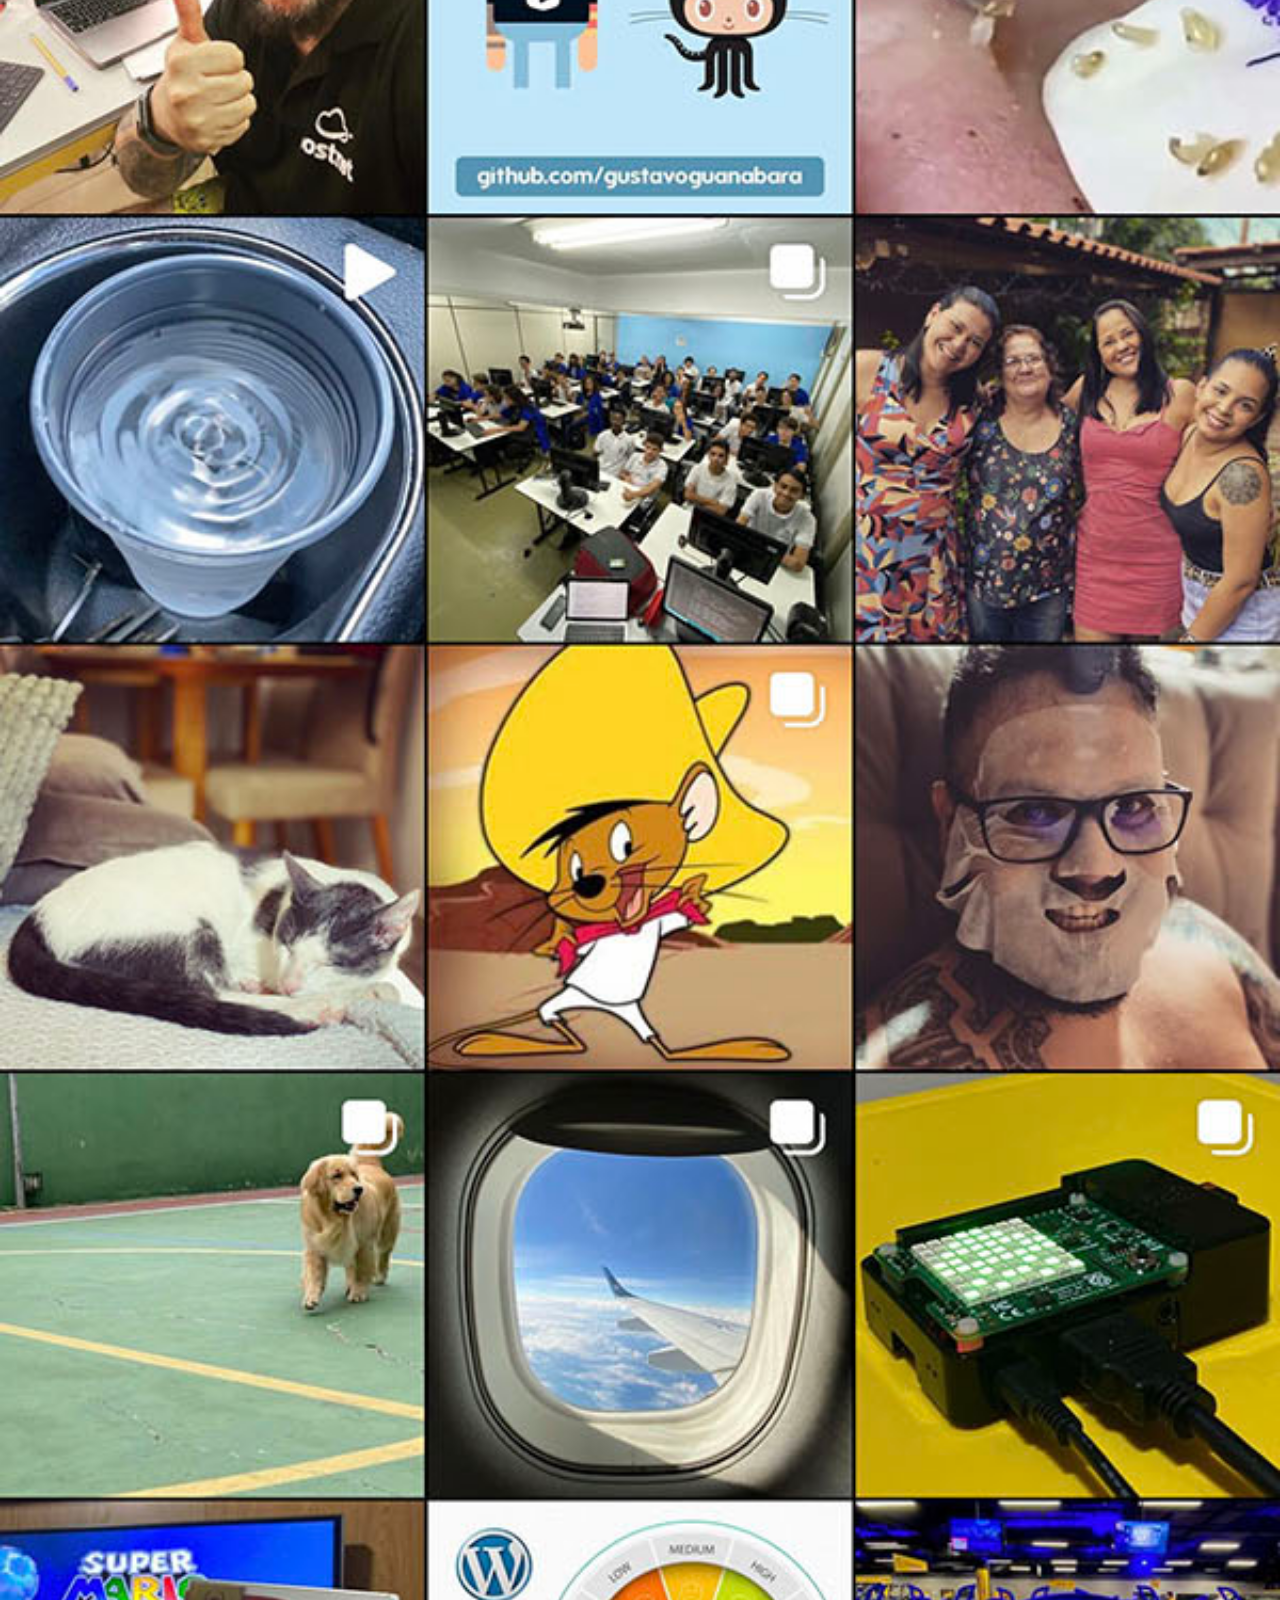
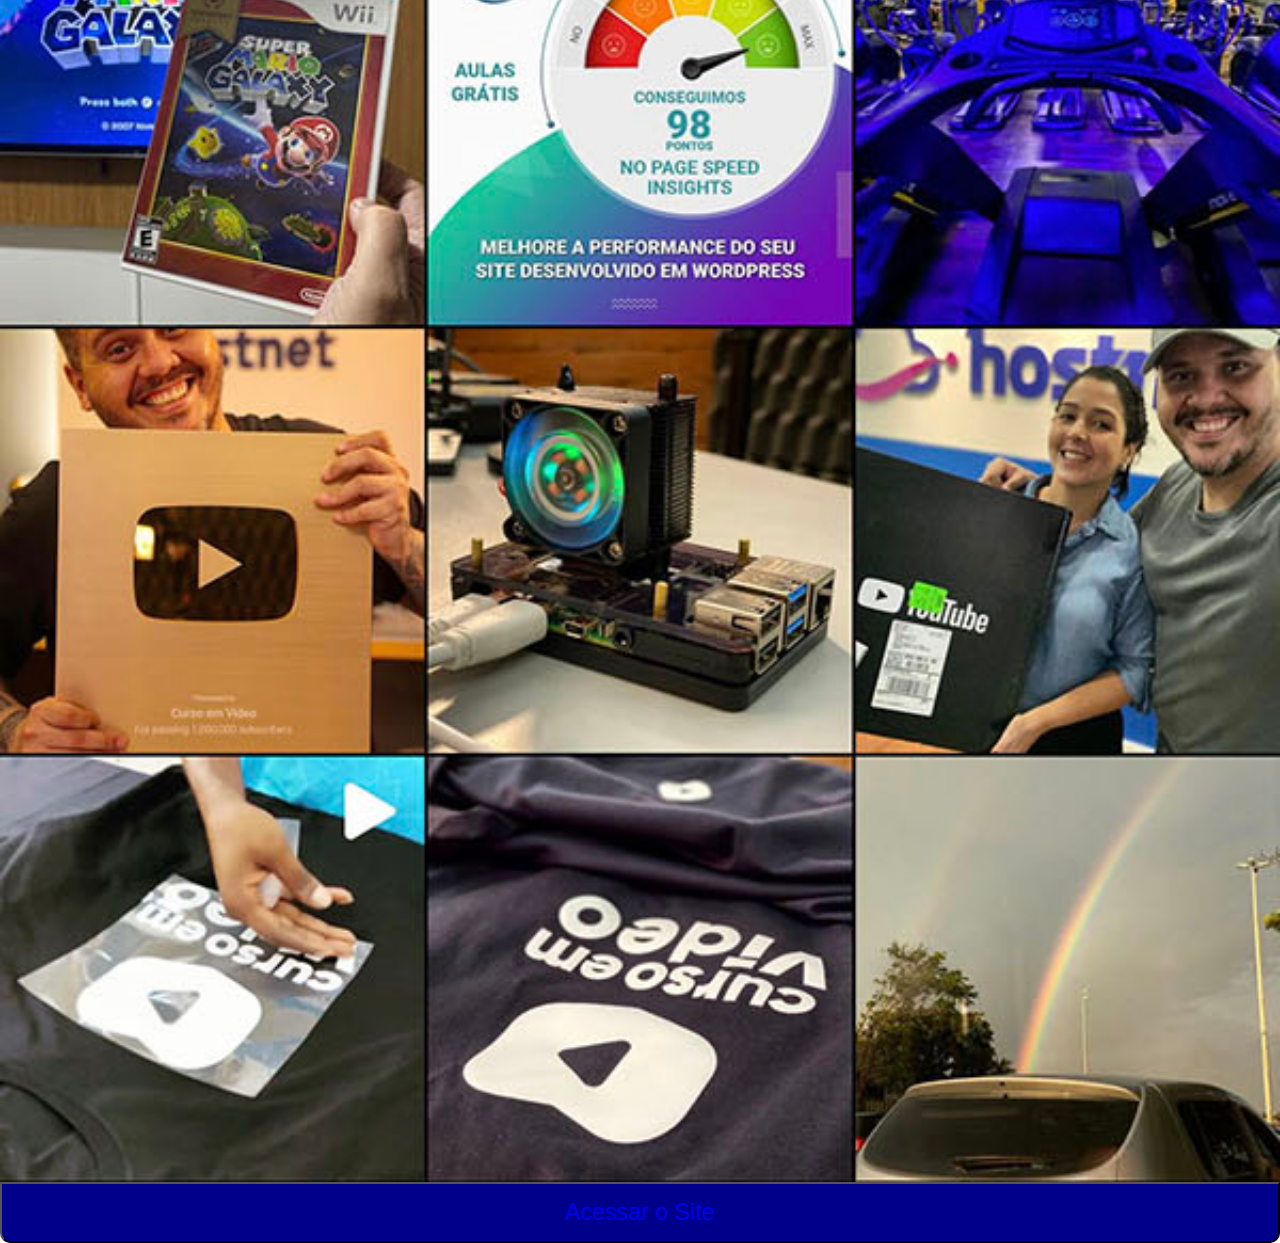
<file: instagram.html>
<!DOCTYPE html>
<html lang="pt-br">
<head>
    <meta charset="UTF-8">
    <meta http-equiv="X-UA-Compatible" content="IE=edge">
    <meta name="viewport" content="width=device-width, initial-scale=1.0">
    <title>Instagram</title>
    <link rel="stylesheet" href="estilos/stylepags.css">
</head>
<body>
    <img src="imagens/tela-instagram.jpg" alt="Instagram">
    <button id="site"><a href="https://instagram.com/cursoemvideo" target="_blank">Acessar o Site</a></button>
</body>
</html>
</file>
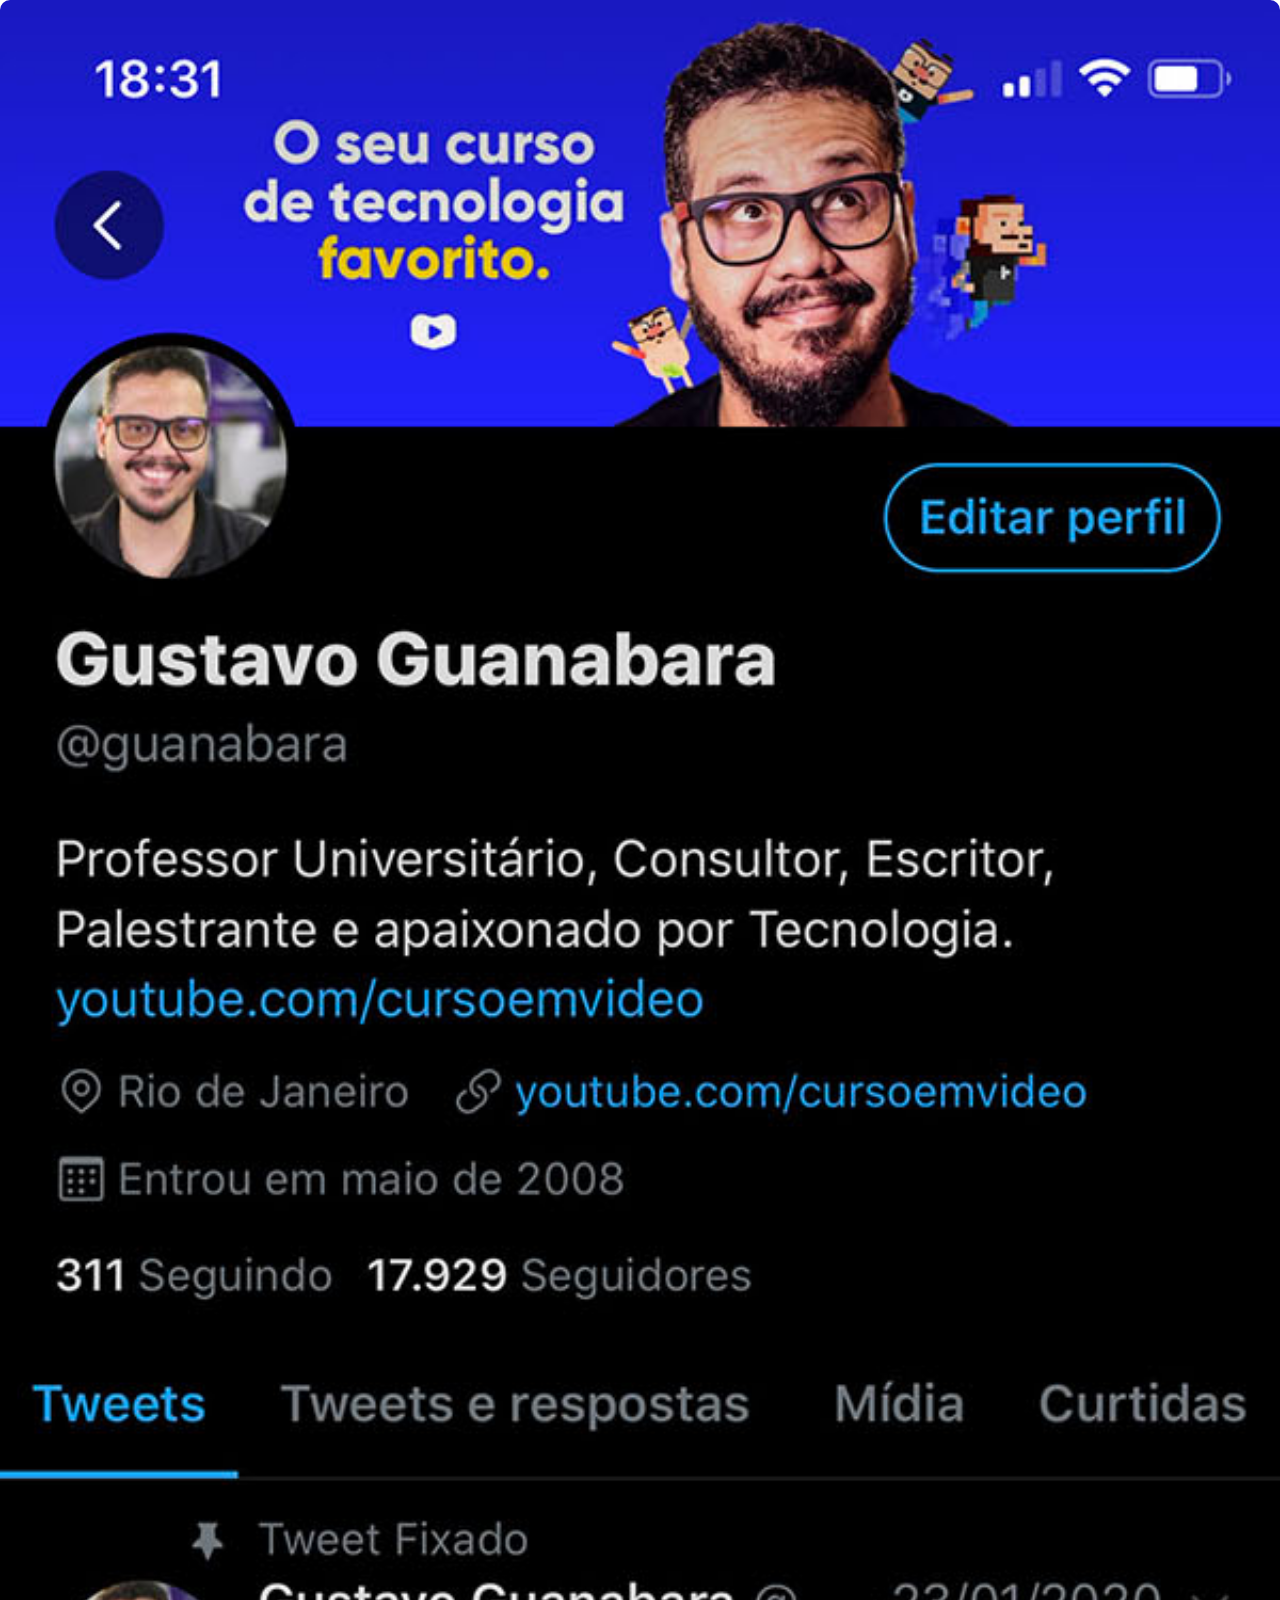
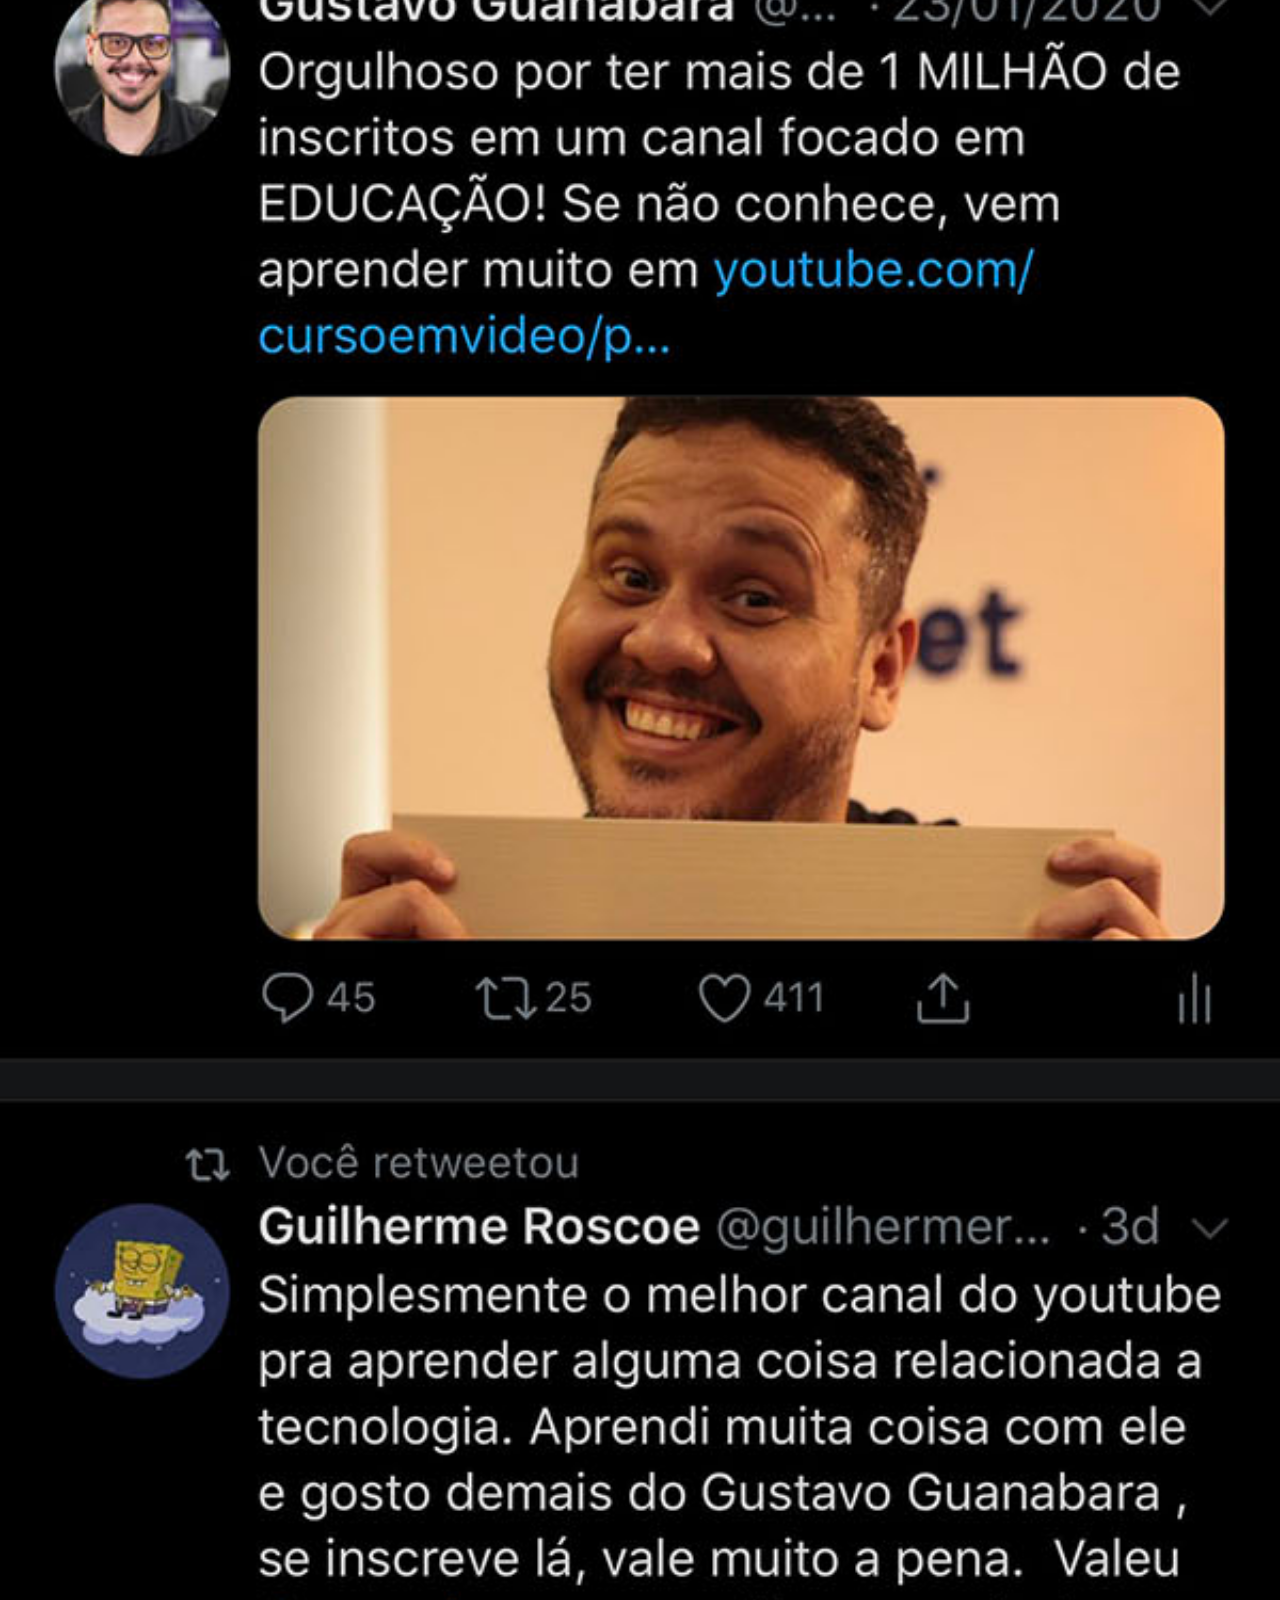
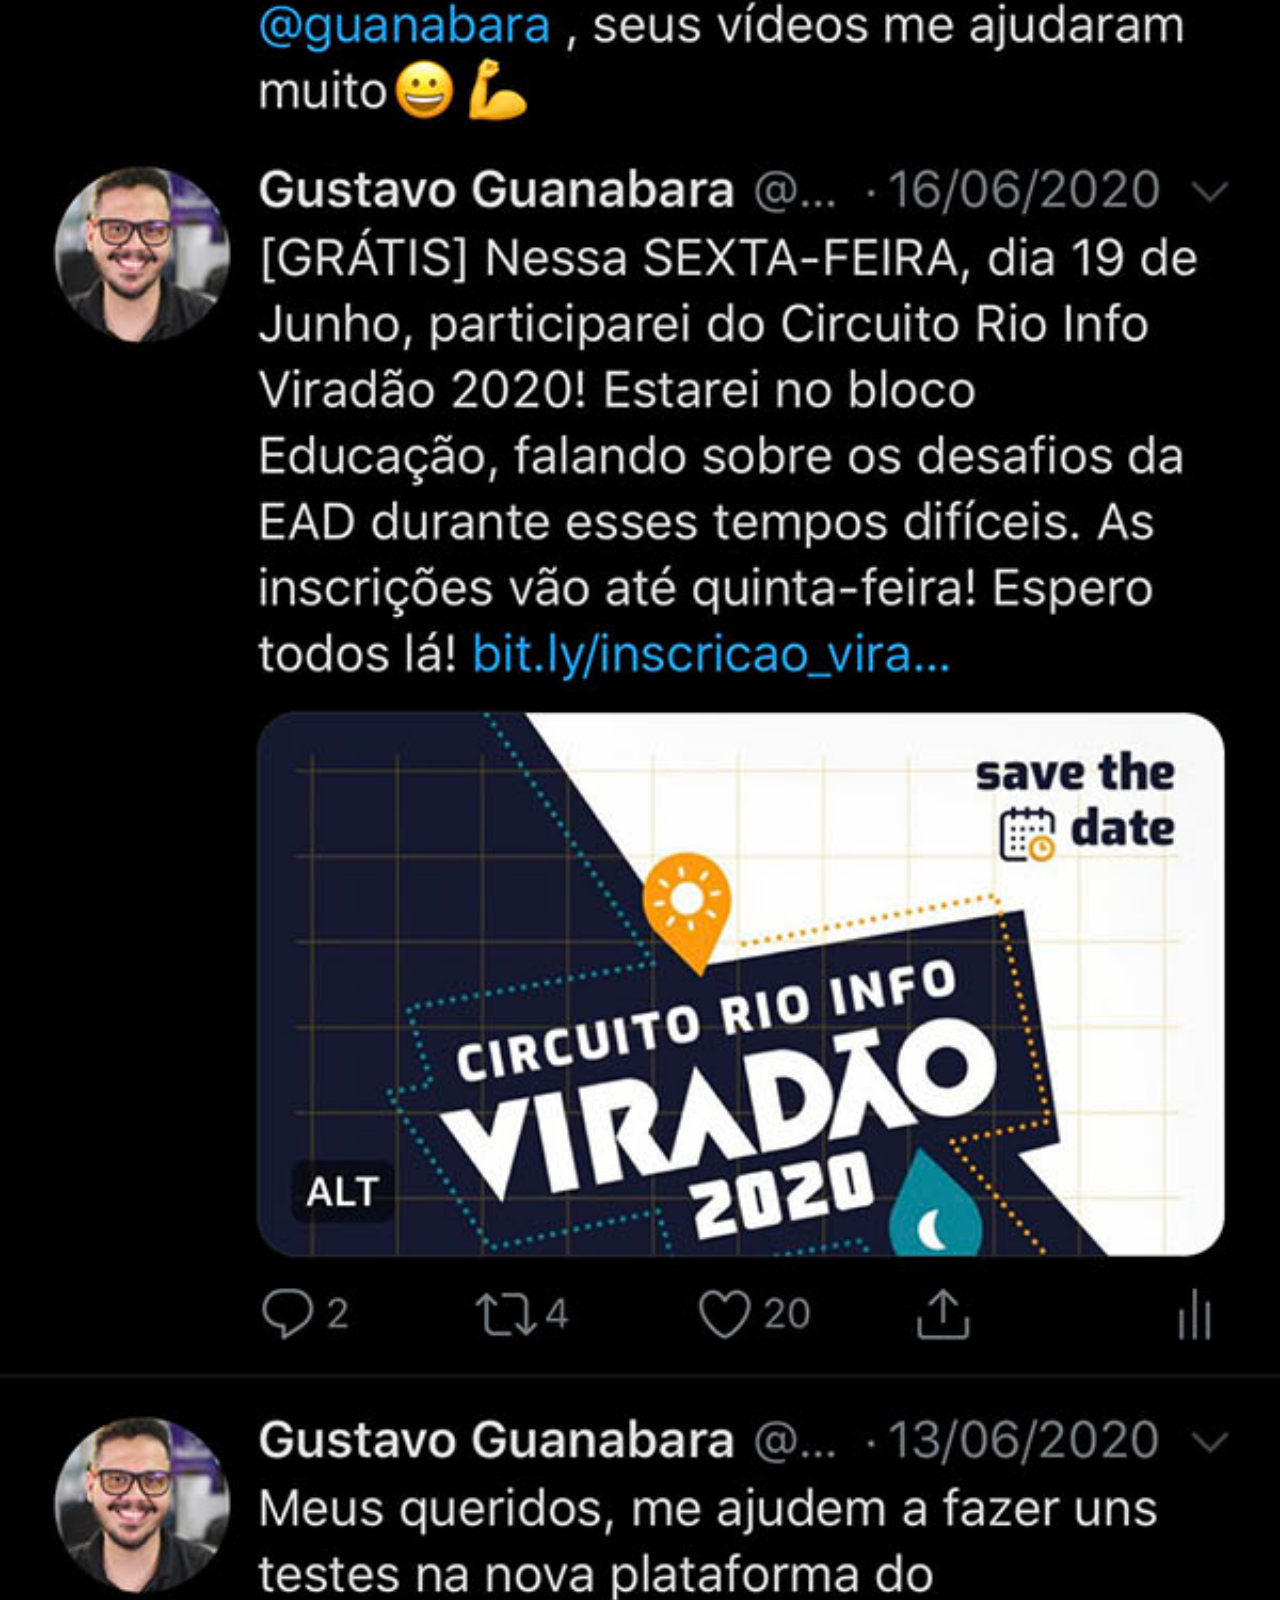
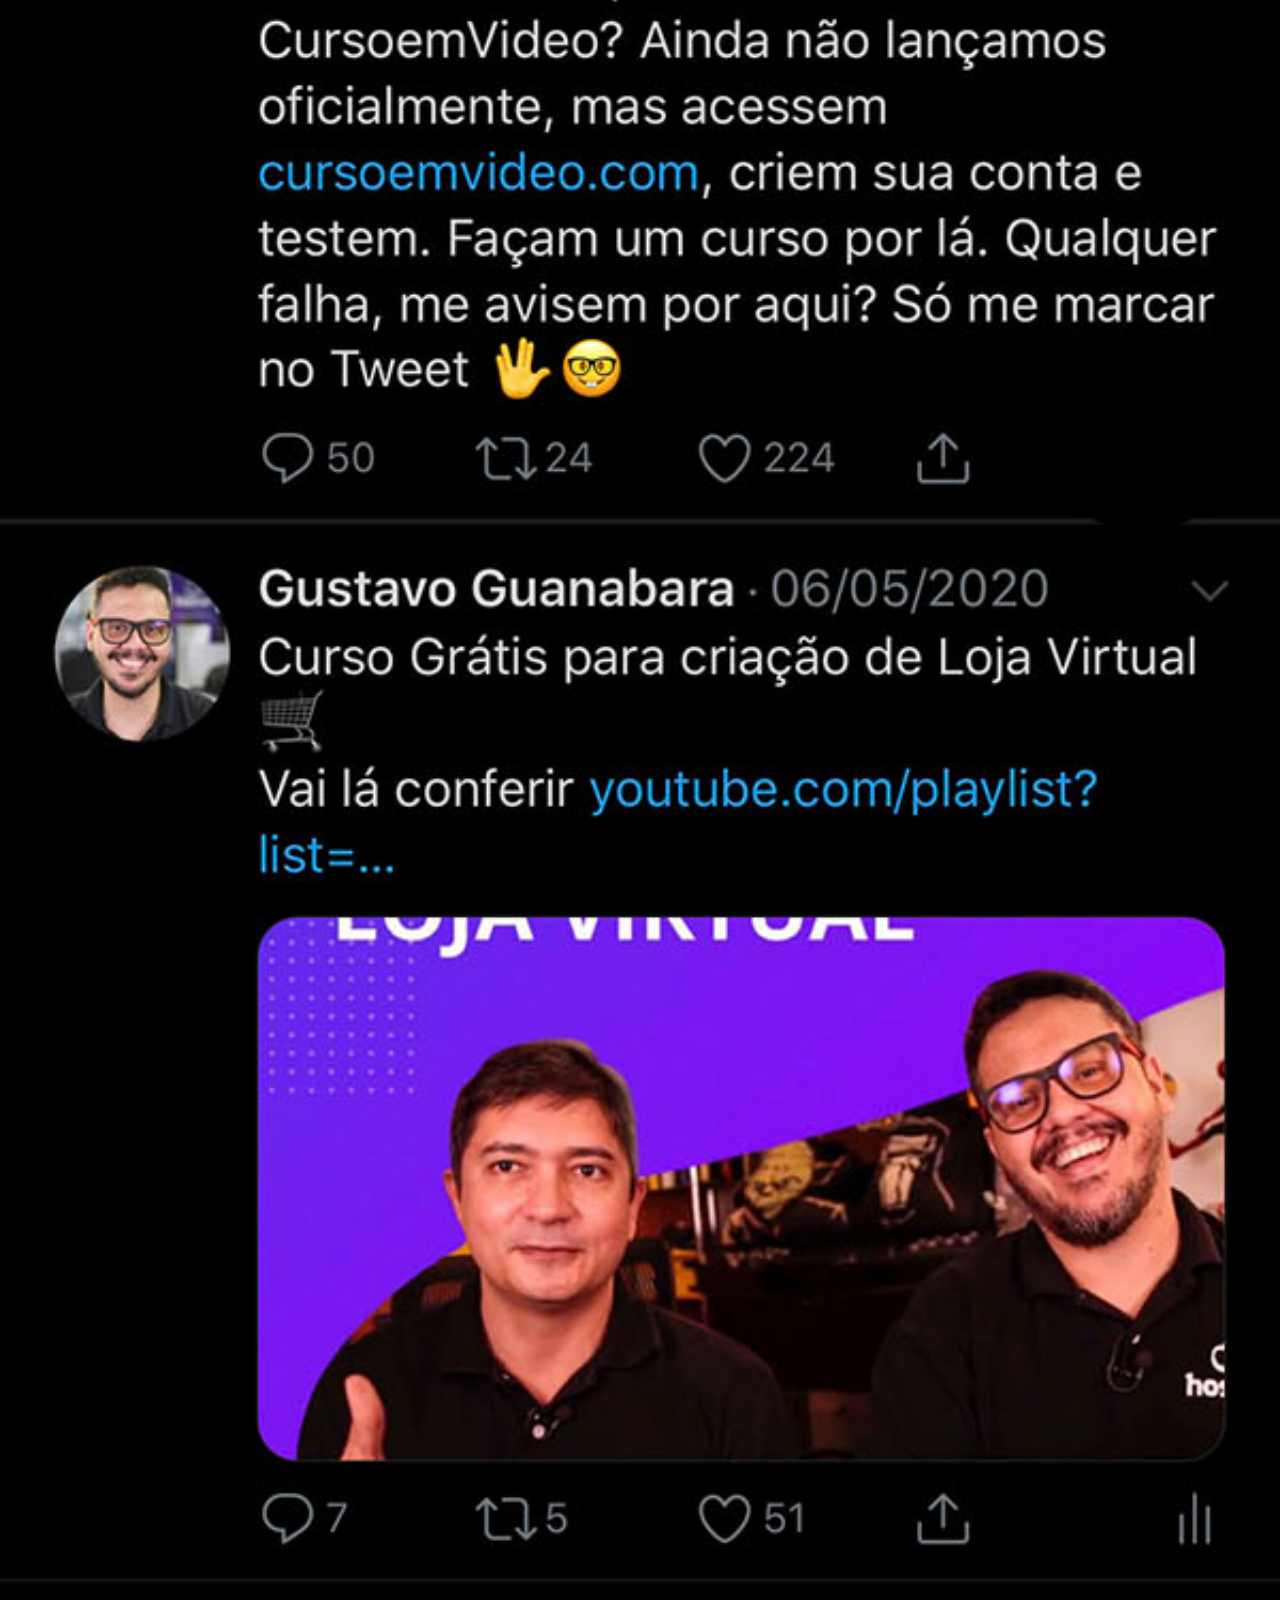
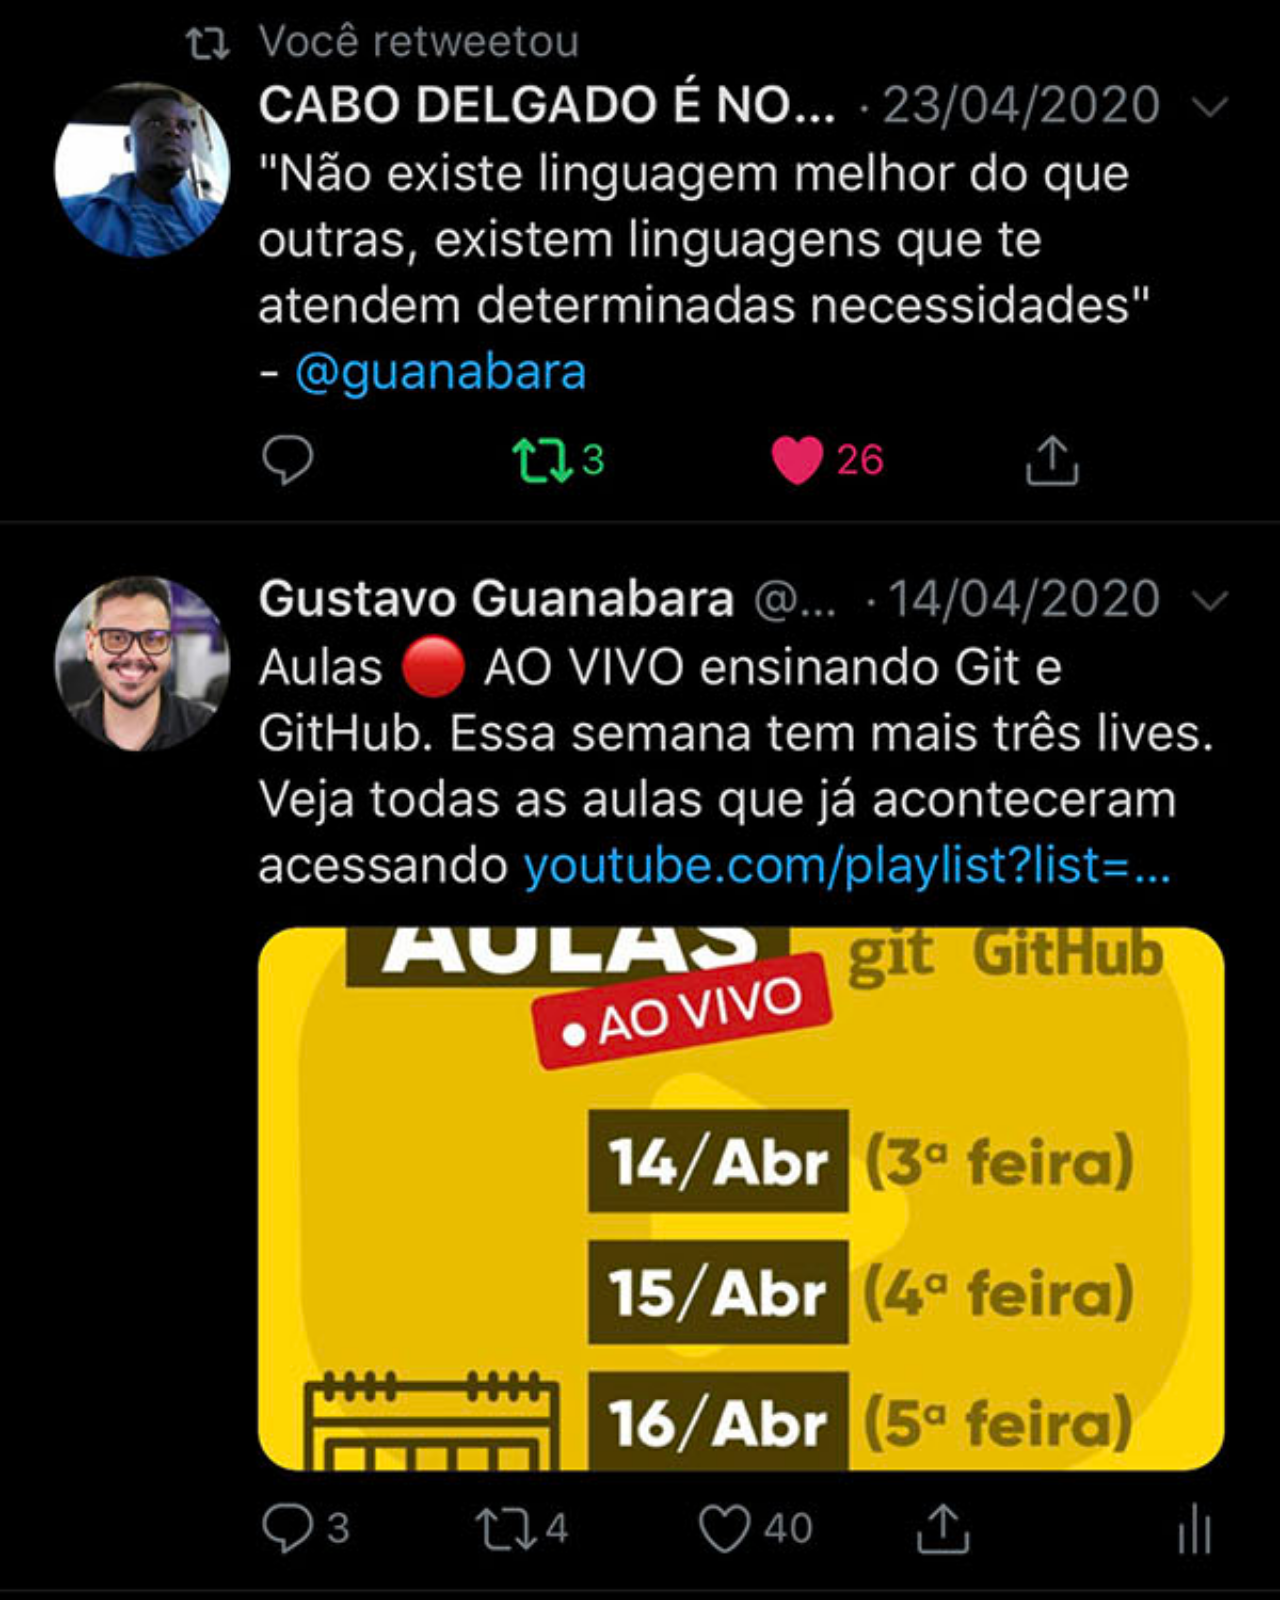
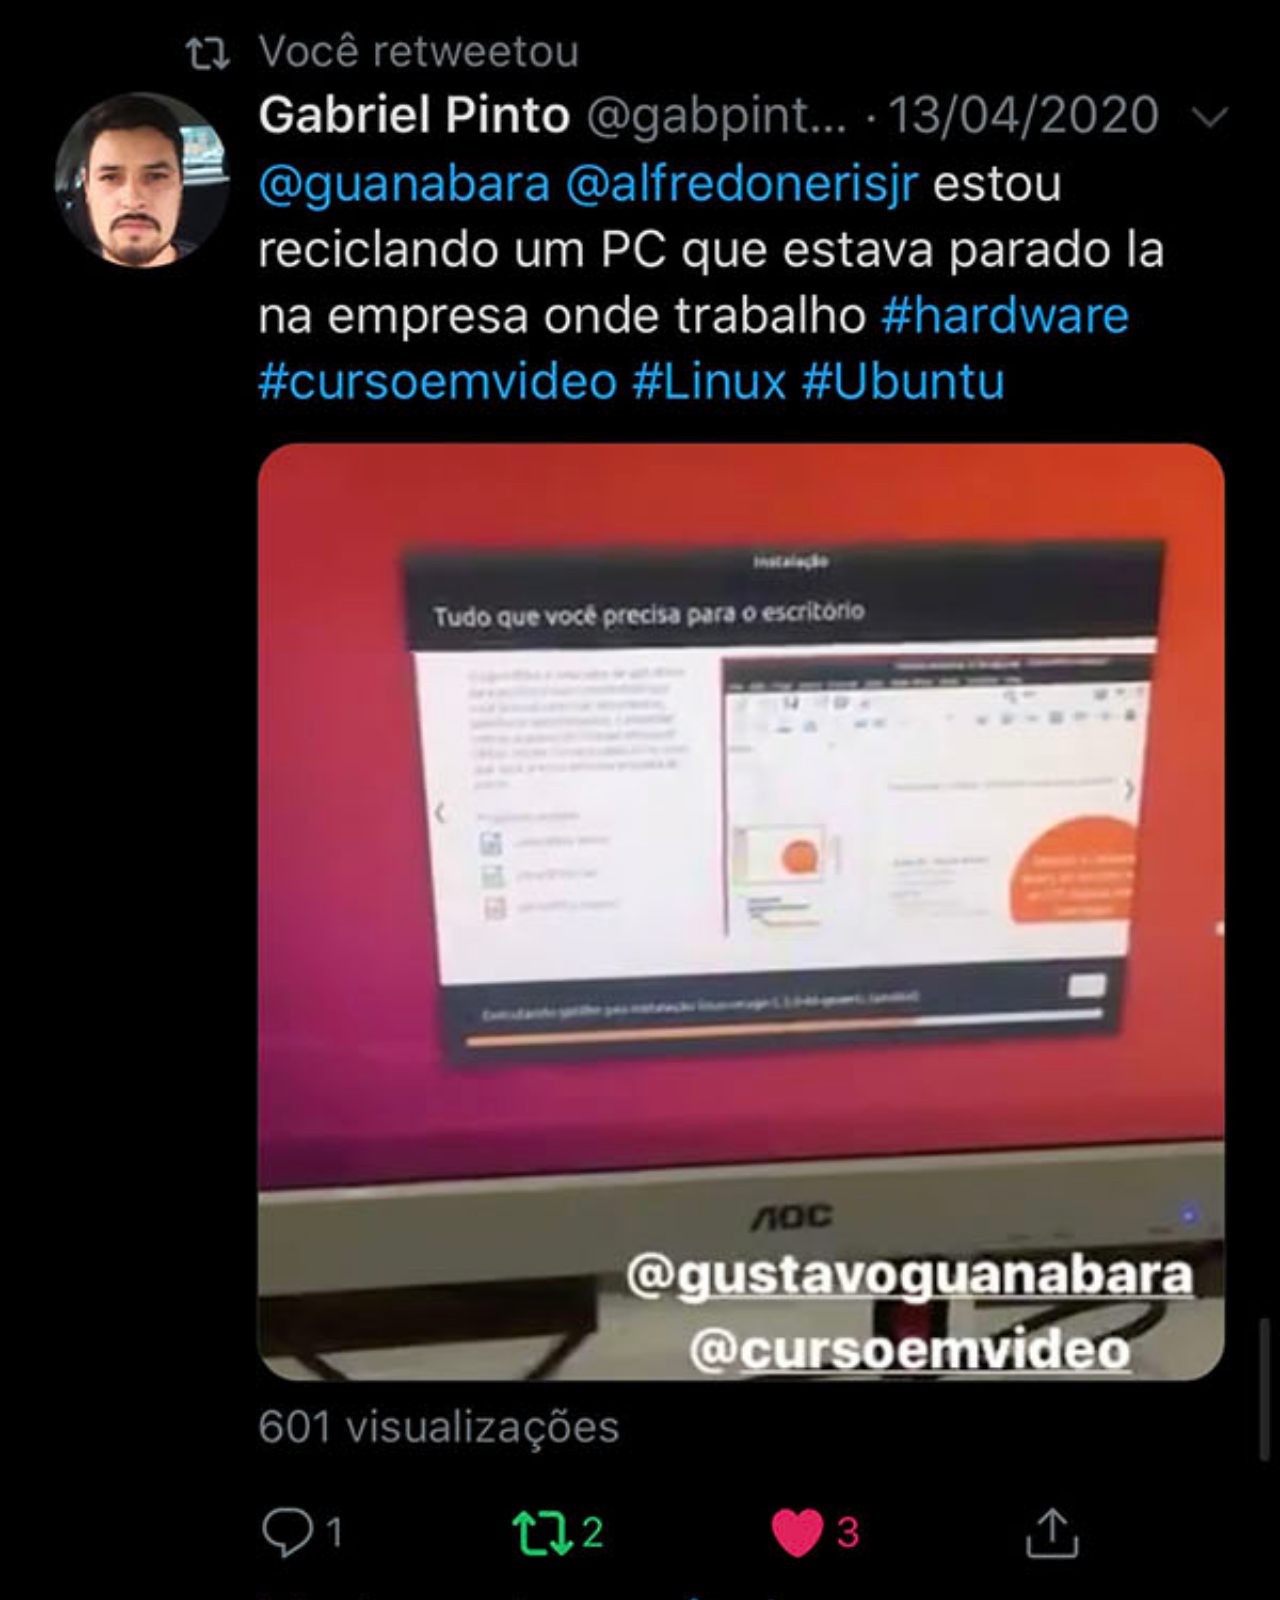
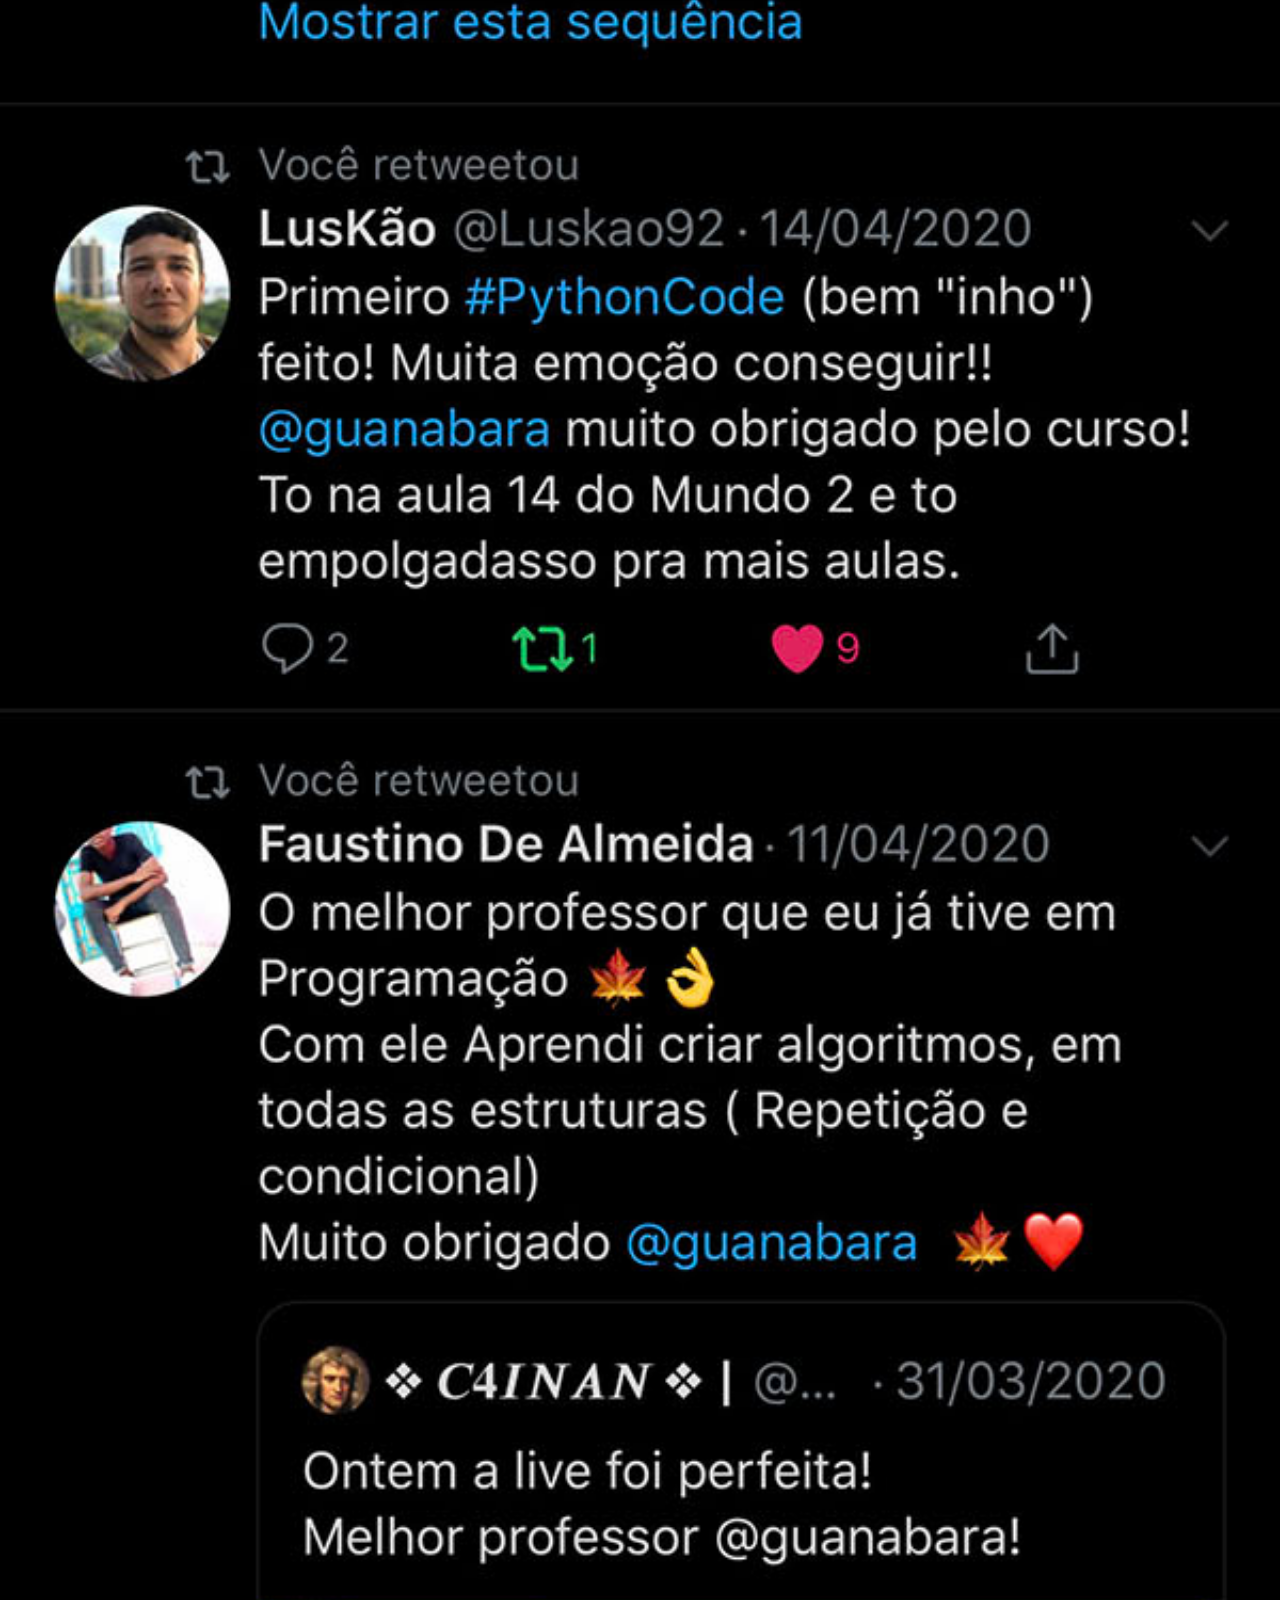
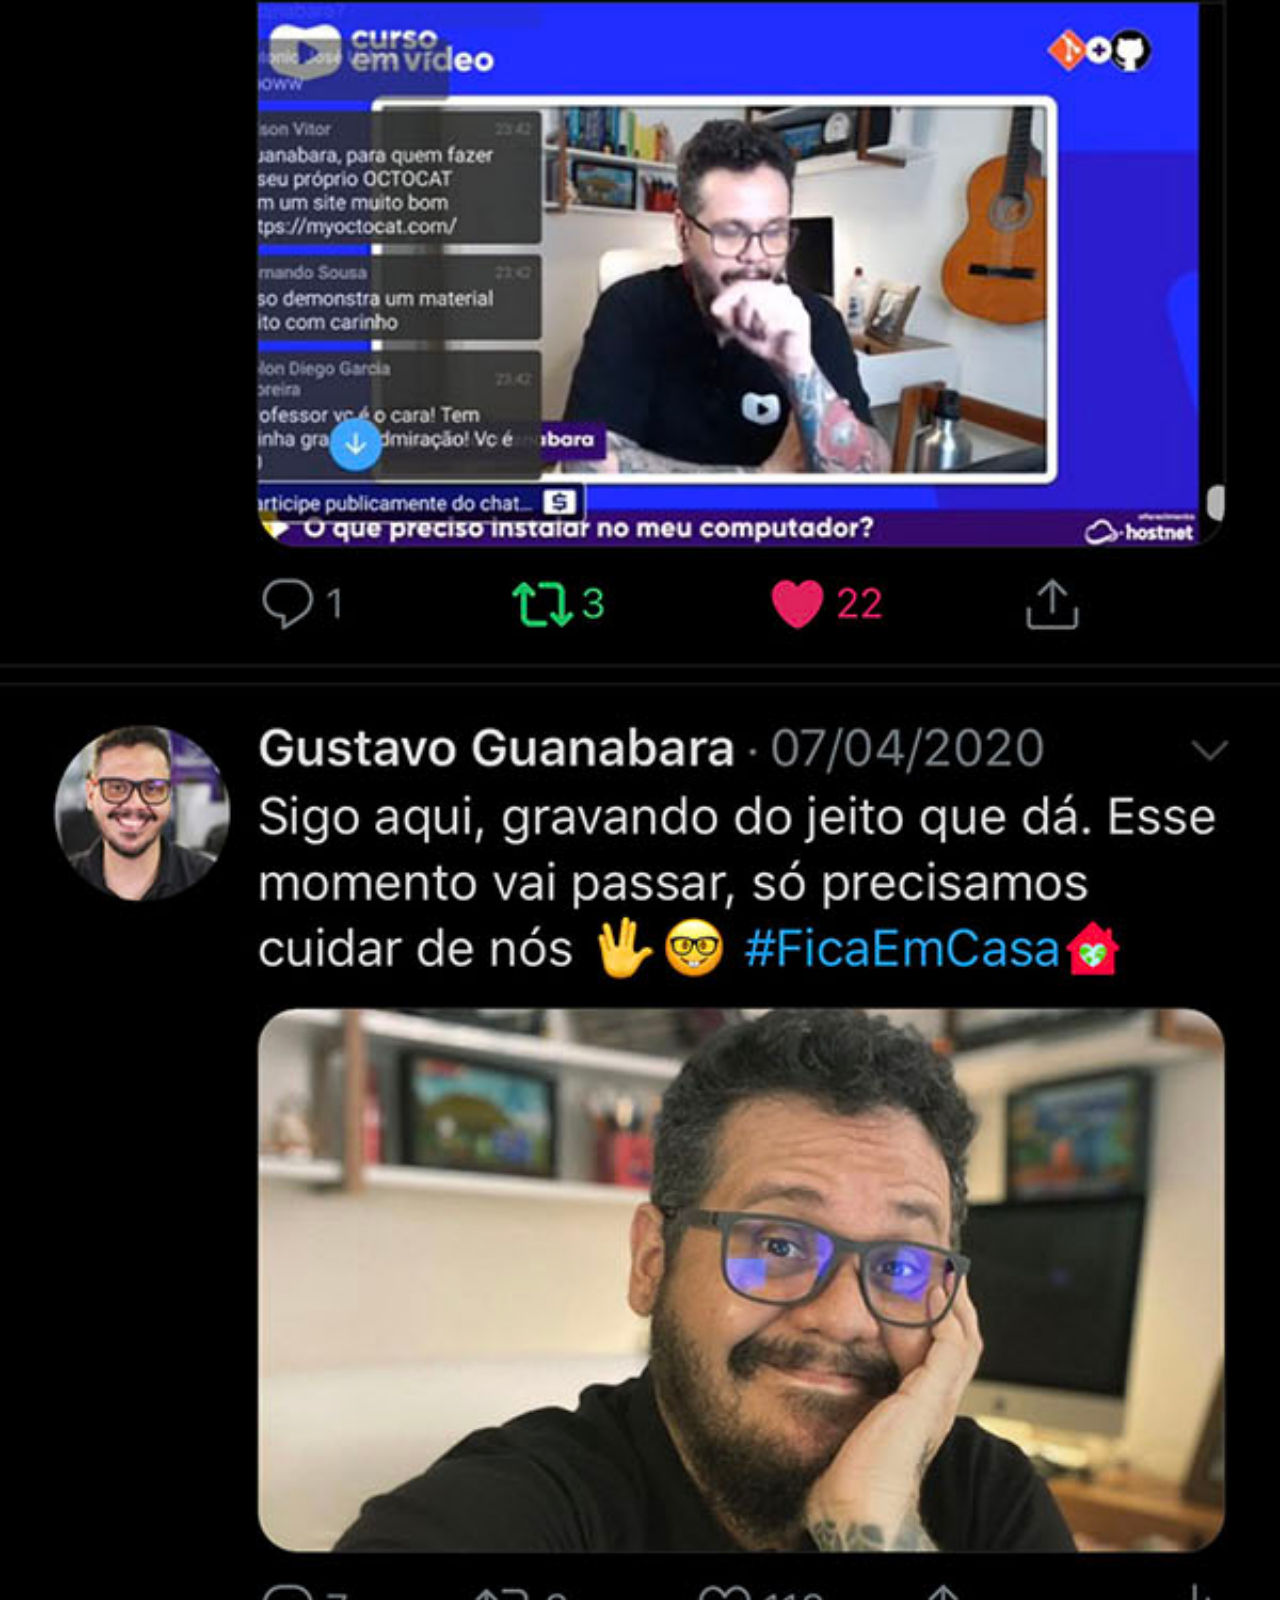
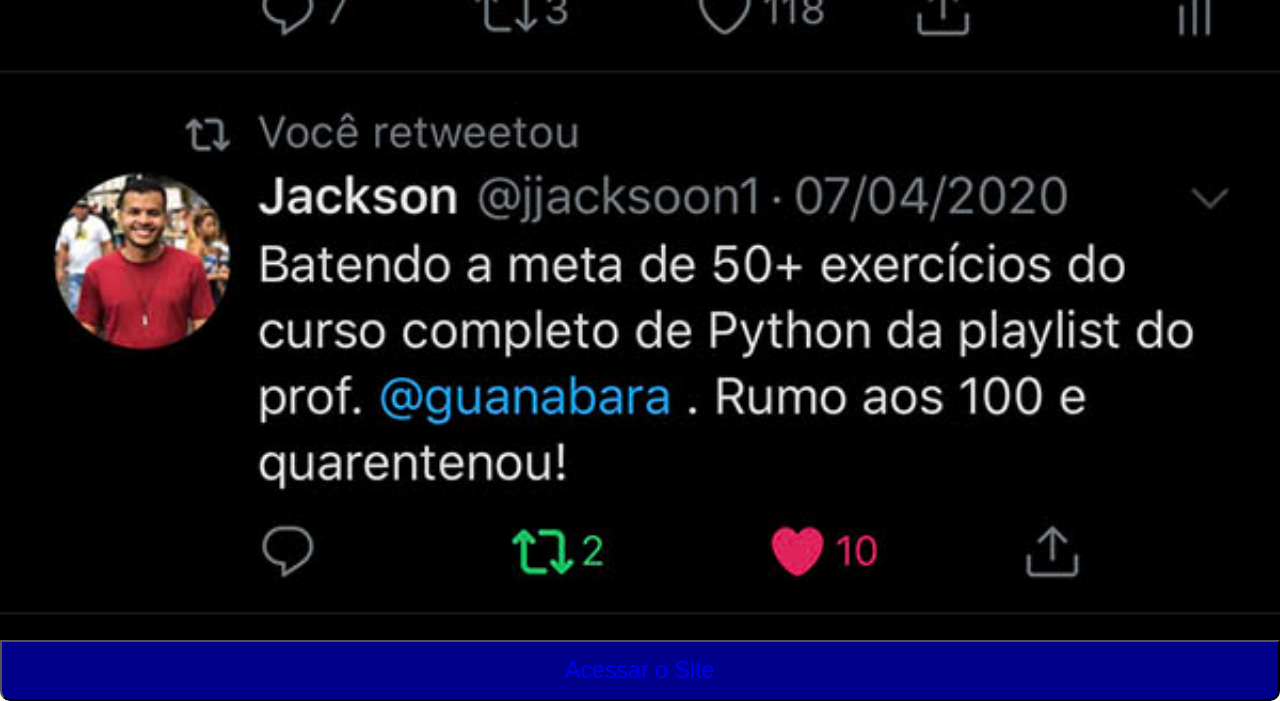
<file: twitter.html>
<!DOCTYPE html>
<html lang="pt-br">
<head>
    <meta charset="UTF-8">
    <meta http-equiv="X-UA-Compatible" content="IE=edge">
    <meta name="viewport" content="width=device-width, initial-scale=1.0">
    <title>Twitter</title>
    <link rel="stylesheet" href="estilos/stylepags.css">
</head>
<body>
    <img src="imagens/tela-twitter.jpg" alt="Twitter">
    <button id="site"><a href="https://twitter.com/cursoemvideo" target="_blank">Acessar o Site</a></button>
</body>
</html>
</file>
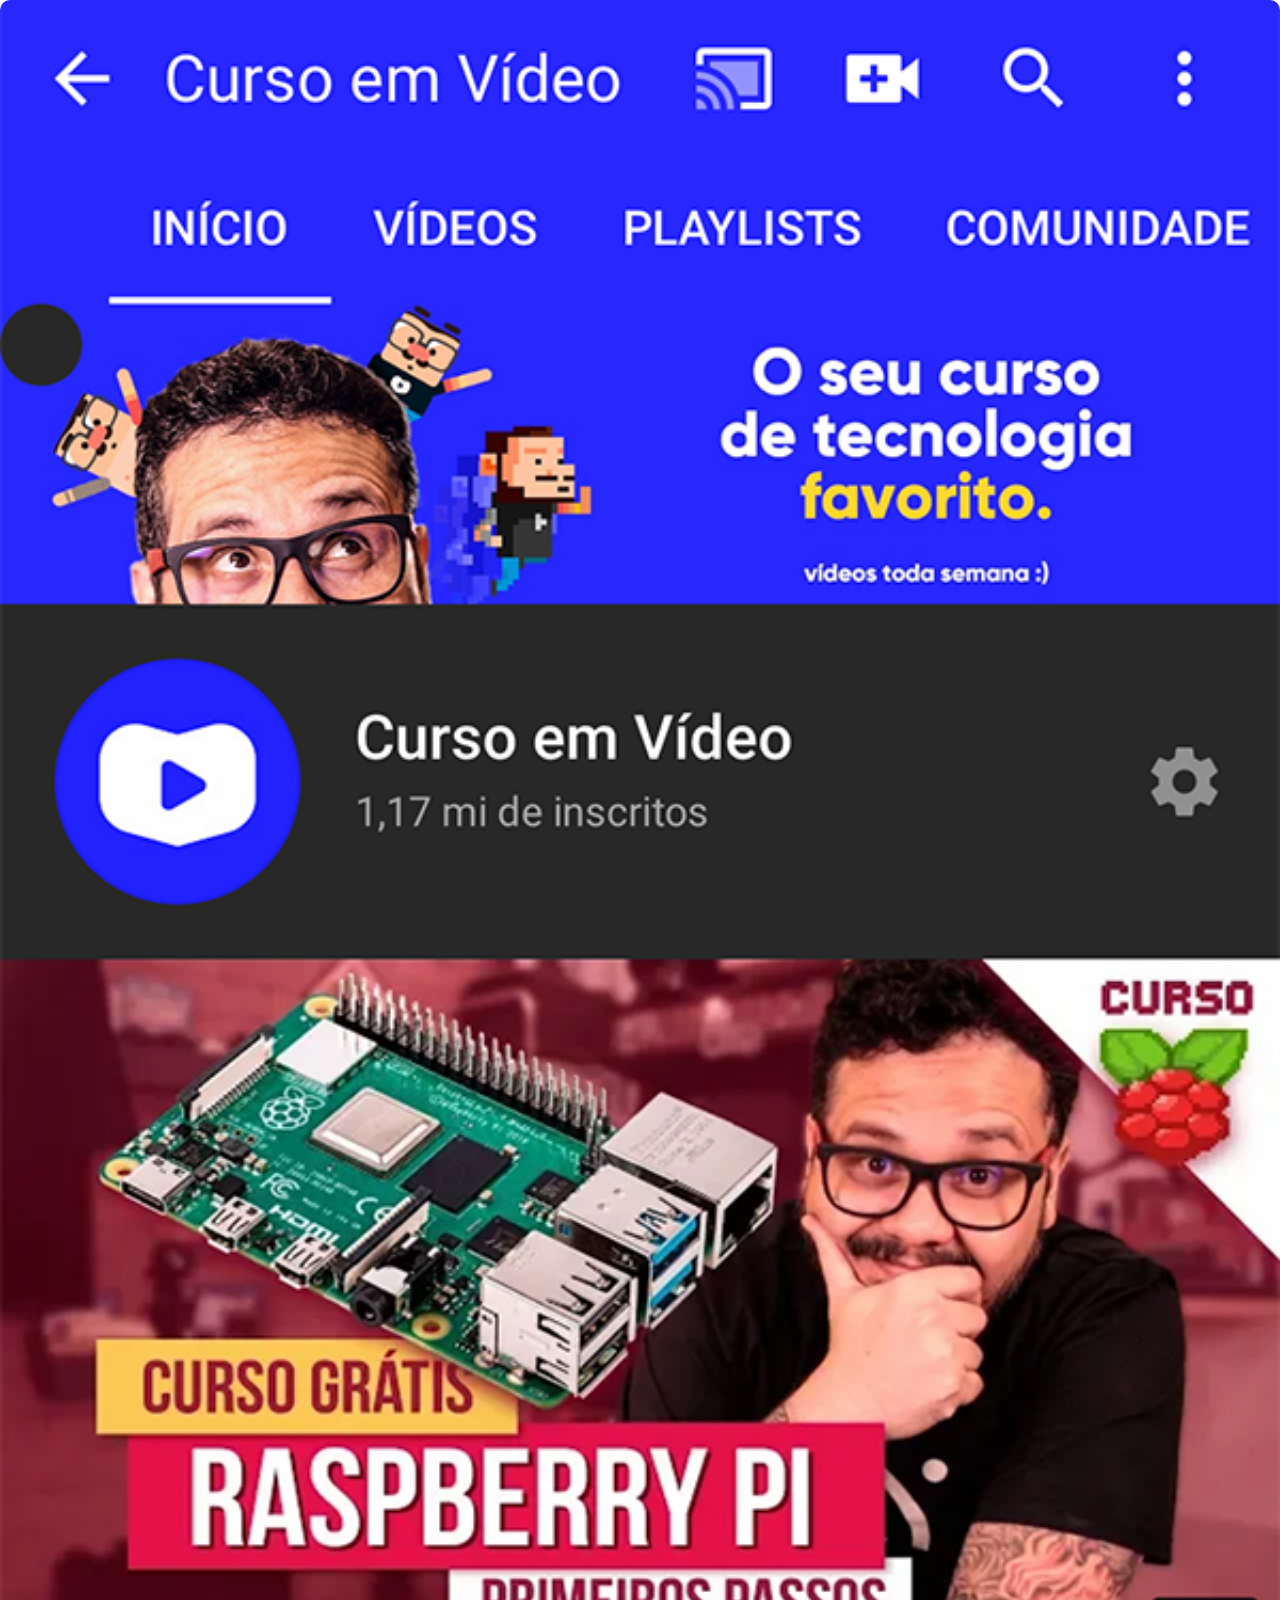
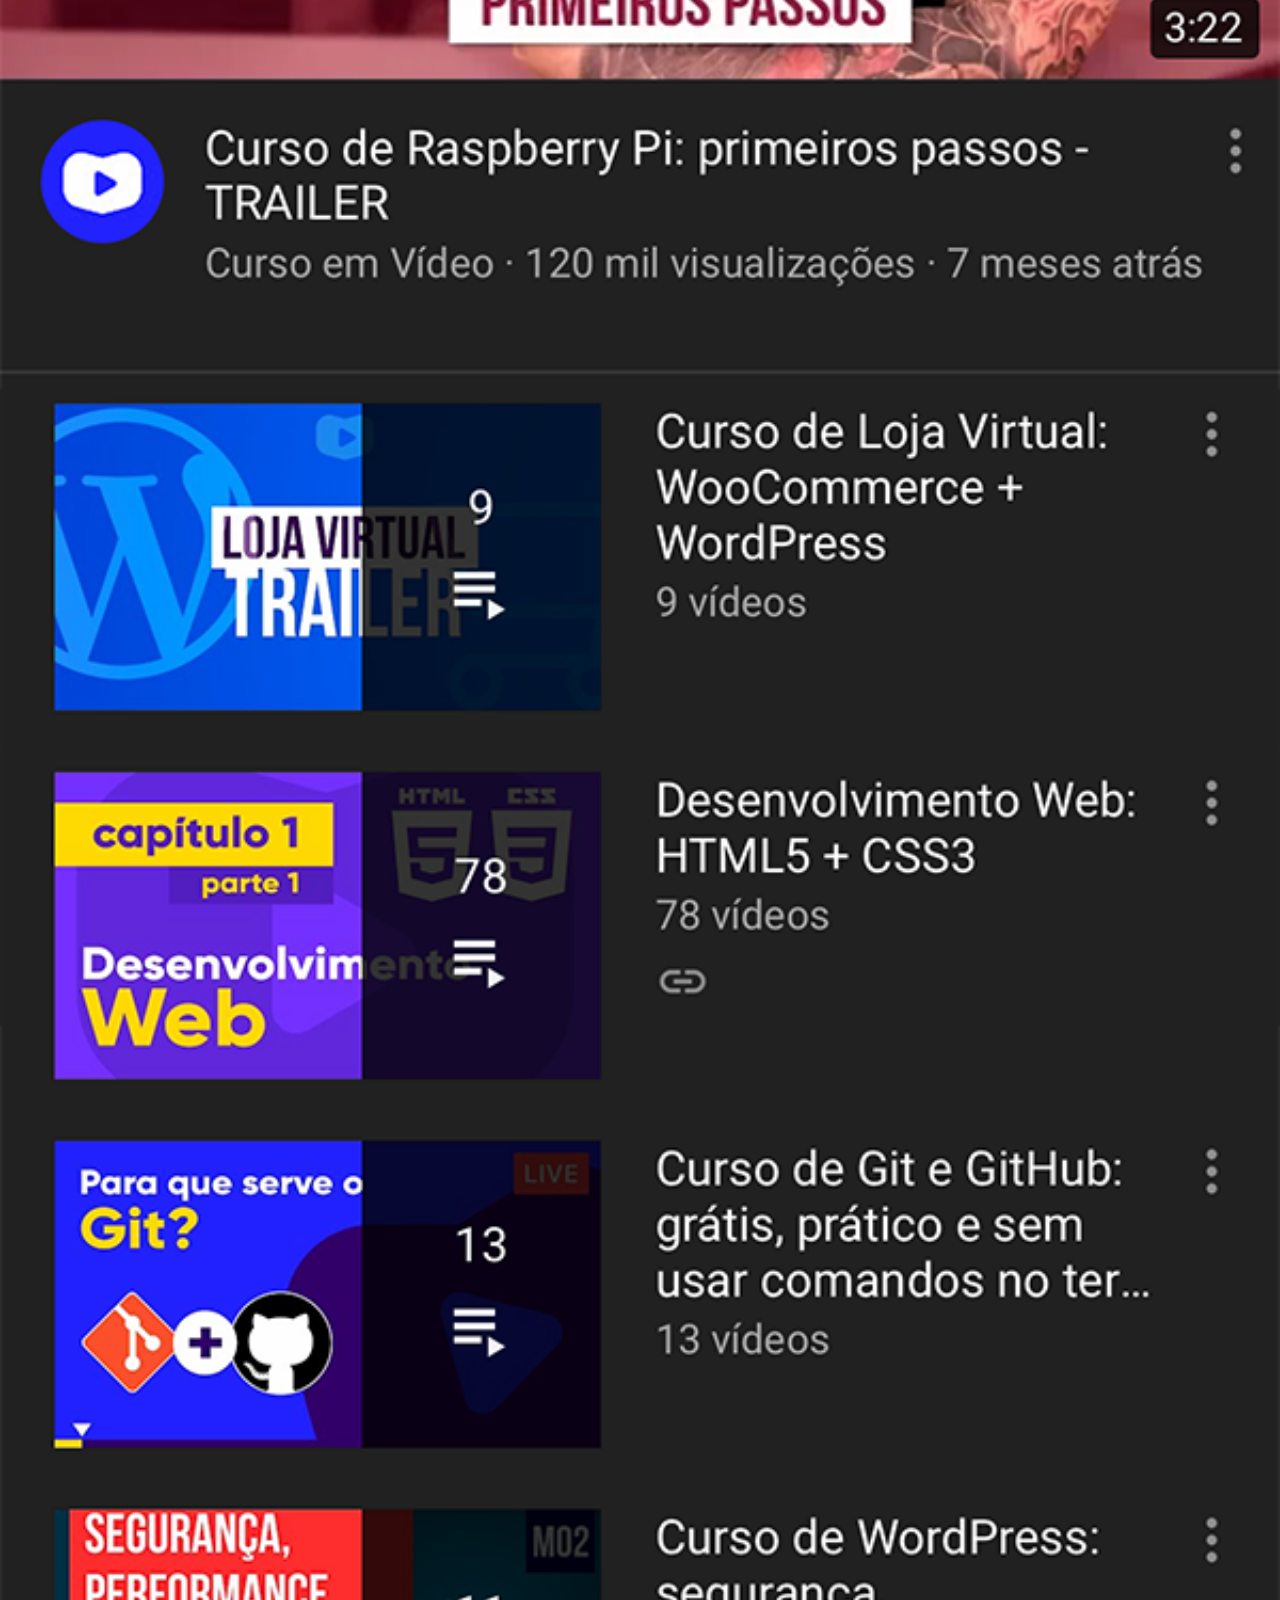
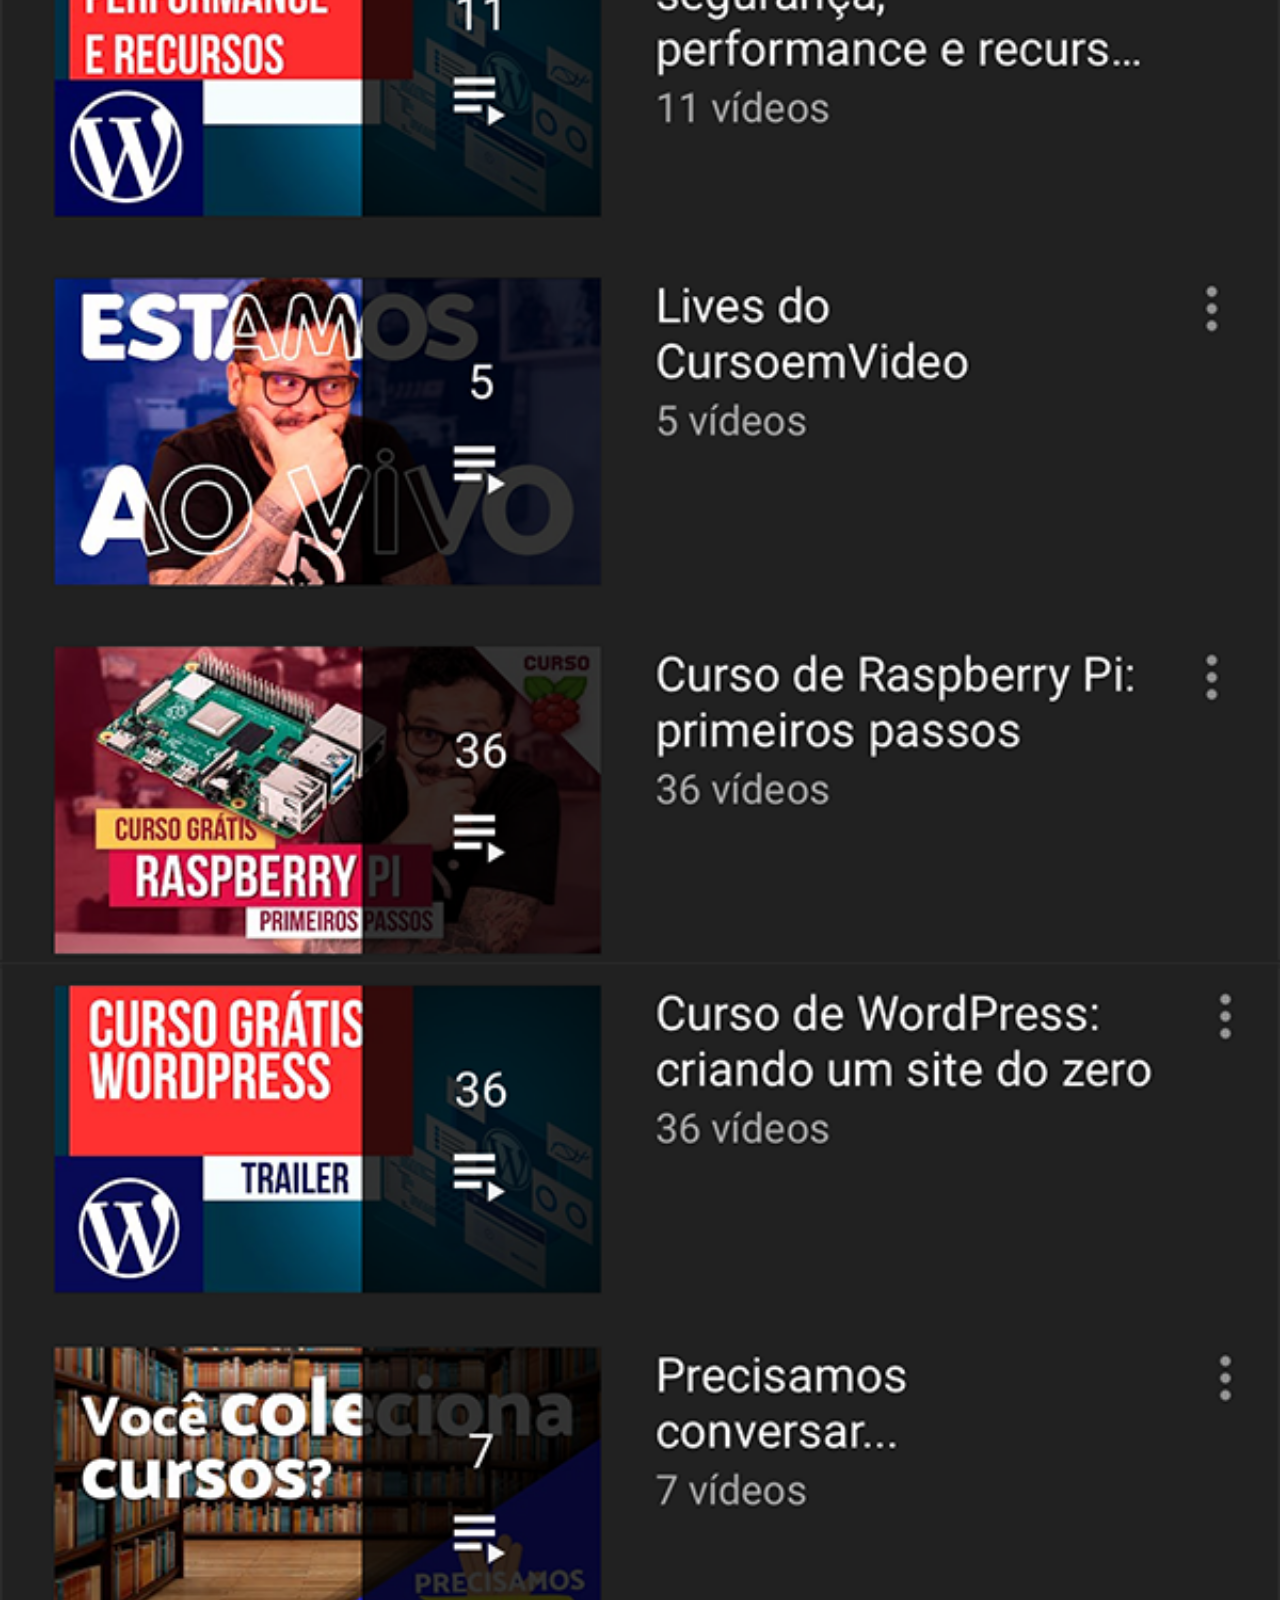
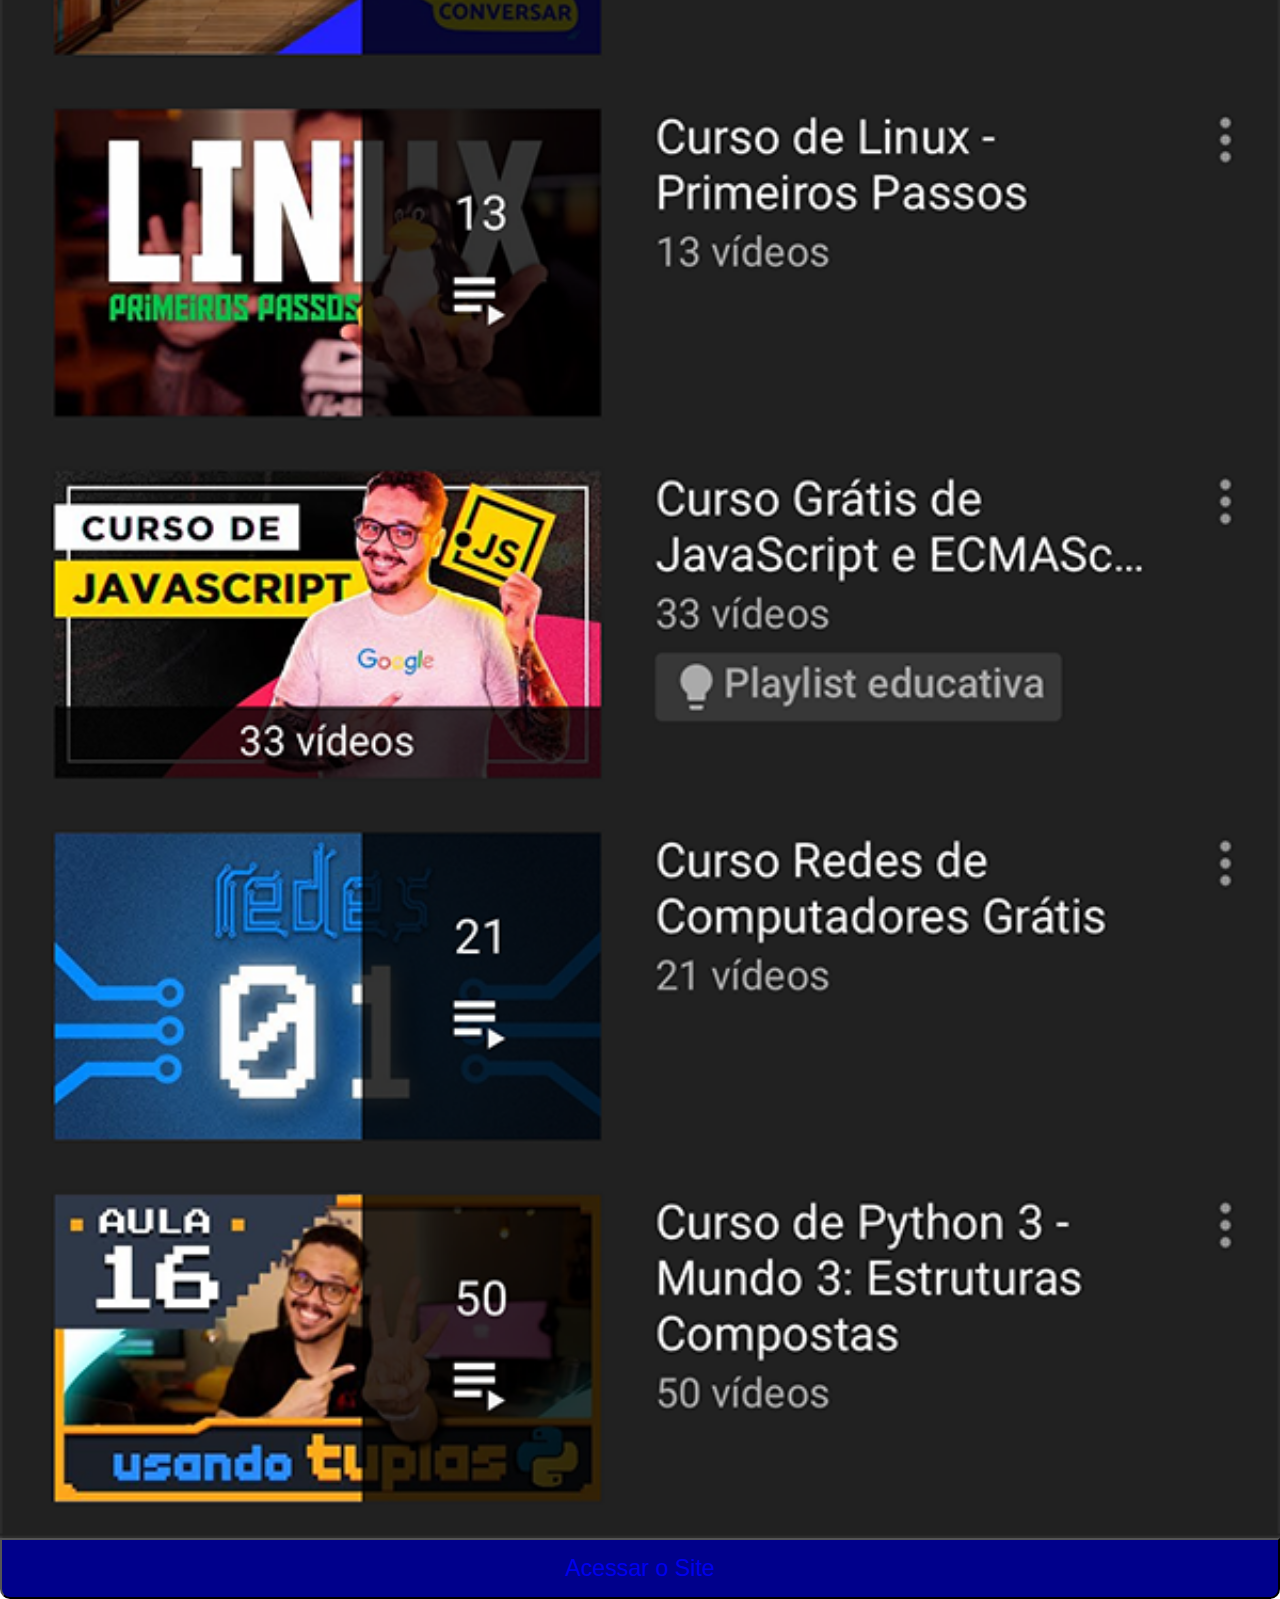
<file: youtube.html>
<!DOCTYPE html>
<html lang="pt-br">
<head>
    <meta charset="UTF-8">
    <meta http-equiv="X-UA-Compatible" content="IE=edge">
    <meta name="viewport" content="width=device-width, initial-scale=1.0">
    <title>Youtube</title>
    <link rel="stylesheet" href="estilos/stylepags.css">
</head>
<body>
    <img src="imagens/tela-youtube.png" alt="YouTube">
    <button id="site"><a href="https://youtube.com/cursoemvideo" target="_blank">Acessar o Site</a></button>
</body>
</html>
</file>
<file: estilos/style.css>
@charset "UTF-8";

*{
    margin: 0px;
    padding: 0px;
    border: 0px;
    font-family: Arial, Helvetica, sans-serif;
}

html, body{
    height: 100vh;
    width: 100vw;
    background-color: black;
}

body{
    background-image: url('../imagens/fundo-madeira.jpg');
    background-repeat: no-repeat;
    background-size: cover;
    background-position: top center;
}

main{
    height: 100vh;
    position: relative;
}

iframe#tela{
    position: relative;
    top: 80px;
    left: 22px;
    width: 268px;
    height: 472px;
}

section#telefone{
    position: absolute;
    top: 50%;
    left: 50%;
    transform: translate(-50%, -50%);

    height: 627px;
    width: 311px;

    background-image: url('../imagens/frame-iphone.png');
    background-repeat: no-repeat;
    background-size: contain;
    background-position: center center;
}

section#redes-sociais {
    text-align: right;
}

section#redes-sociais img {
    border-radius: 50%;
    margin: 25px 50px 25px 50px;
    width: 70px;
    box-shadow: 0px 0px 15px rgba(0, 0, 0, 0.425);
}

section#redes-sociais img:hover {
    border-radius: 40px;
    box-sizing: border-box;
    border: 5px solid white;
    transition-duration: 0.35s;
}
</file>
<file: estilos/stylepags.css>
@charset "UTF-8";
*{
    margin: 0px;
    padding: 0px;
}

body{
    font-family: Arial, Helvetica, sans-serif;
}

::-webkit-scrollbar{
    width: 0px;
    height: 0px;
}

img{
    width: 100vw;
    display: block;
    margin: auto;
    border-radius: 10px 10px 0px 0px;
}

button#site{
    width: 100vw;
    padding: 15px 20px;
    text-align: center;
    background-color: darkblue;
    color: white;
    font-size: 1.45em;
    display: block;
    margin: auto;
    border-radius: 0px 0px 10px 10px;
}

button#site:hover{
    background-color: blue;
}
a {
    text-decoration: none;
}
a:visited{
    color: white;
}
</file>
